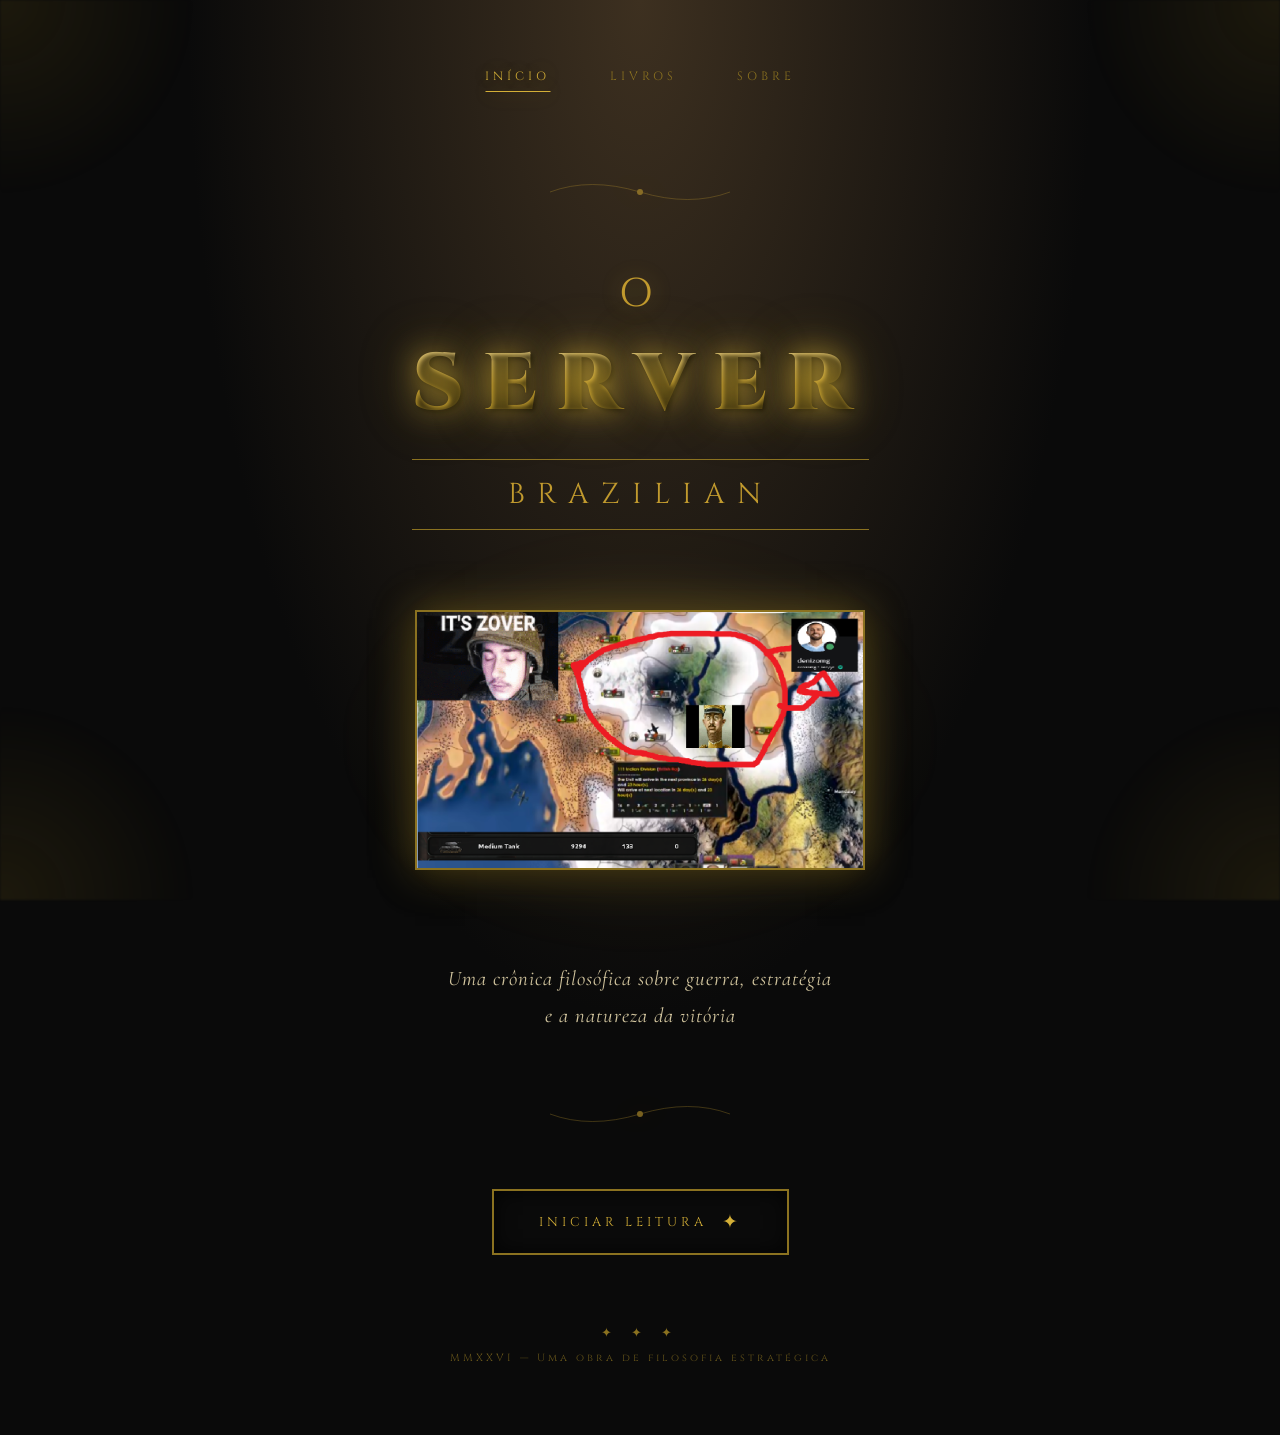
<file: index.html>
<!DOCTYPE html>
<html lang="pt-BR">
<head>
    <meta charset="UTF-8">
    <meta name="viewport" content="width=device-width, initial-scale=1.0">
    <title>O Server Brazilian</title>
    <link href="https://fonts.googleapis.com/css2?family=Cinzel:wght@400;600;700;900&family=Cormorant+Garamond:ital,wght@0,400;0,600;1,400&display=swap" rel="stylesheet">
    <link rel="stylesheet" href="styles.css">
</head>
<body class="index-page">
    
    <!-- Ornate Border Frame -->
    <div class="ornate-frame">
        <div class="corner corner-tl"></div>
        <div class="corner corner-tr"></div>
        <div class="corner corner-bl"></div>
        <div class="corner corner-br"></div>
    </div>

    <!-- Hero Section -->
    <div class="hero-container">
        
        <!-- Navigation -->
        <nav class="main-nav">
            <a href="index.html" class="nav-link active">INÍCIO</a>
            <a href="sumario-livros.html" class="nav-link">LIVROS</a>
            <a href="sobre.html" class="nav-link">SOBRE</a>
        </nav>

        <!-- Main Content -->
        <div class="hero-content">
            
            <!-- Ornate Top Flourish -->
            <div class="flourish-top">
                <svg viewBox="0 0 200 40" class="flourish-svg">
                    <path d="M10,20 Q50,5 100,20 T190,20" stroke="currentColor" fill="none" stroke-width="0.5"/>
                    <circle cx="100" cy="20" r="3" fill="currentColor"/>
                </svg>
            </div>

            <!-- Title -->
            <h1 class="main-title">
                <span class="title-article">O</span>
                <span class="title-main">SERVER</span>
                <span class="title-subtitle">BRAZILIAN</span>
            </h1>

            <!-- Cover Image Container -->
            <div class="cover-container">
                <div class="cover-glow"></div>
                <img src="based_image.png" alt="O Server Brazilian" class="cover-image">
            </div>

            <!-- Tagline -->
            <div class="tagline">
                <p class="tagline-text">
                    Uma crônica filosófica sobre guerra, estratégia<br>
                    e a natureza da vitória
                </p>
            </div>

            <!-- Ornate Bottom Flourish -->
            <div class="flourish-bottom">
                <svg viewBox="0 0 200 40" class="flourish-svg">
                    <path d="M10,20 Q50,35 100,20 T190,20" stroke="currentColor" fill="none" stroke-width="0.5"/>
                    <circle cx="100" cy="20" r="3" fill="currentColor"/>
                </svg>
            </div>

            <!-- CTA Button -->
            <a href="sumario-livros.html" class="cta-button">
                <span class="button-text">INICIAR LEITURA</span>
                <span class="button-ornament">✦</span>
            </a>

        </div>

        <!-- Footer -->
        <footer class="hero-footer">
            <div class="footer-ornament">✦ ✦ ✦</div>
            <p class="footer-text">MMXXVI — Uma obra de filosofia estratégica</p>
        </footer>

    </div>

</body>
</html>
</file>
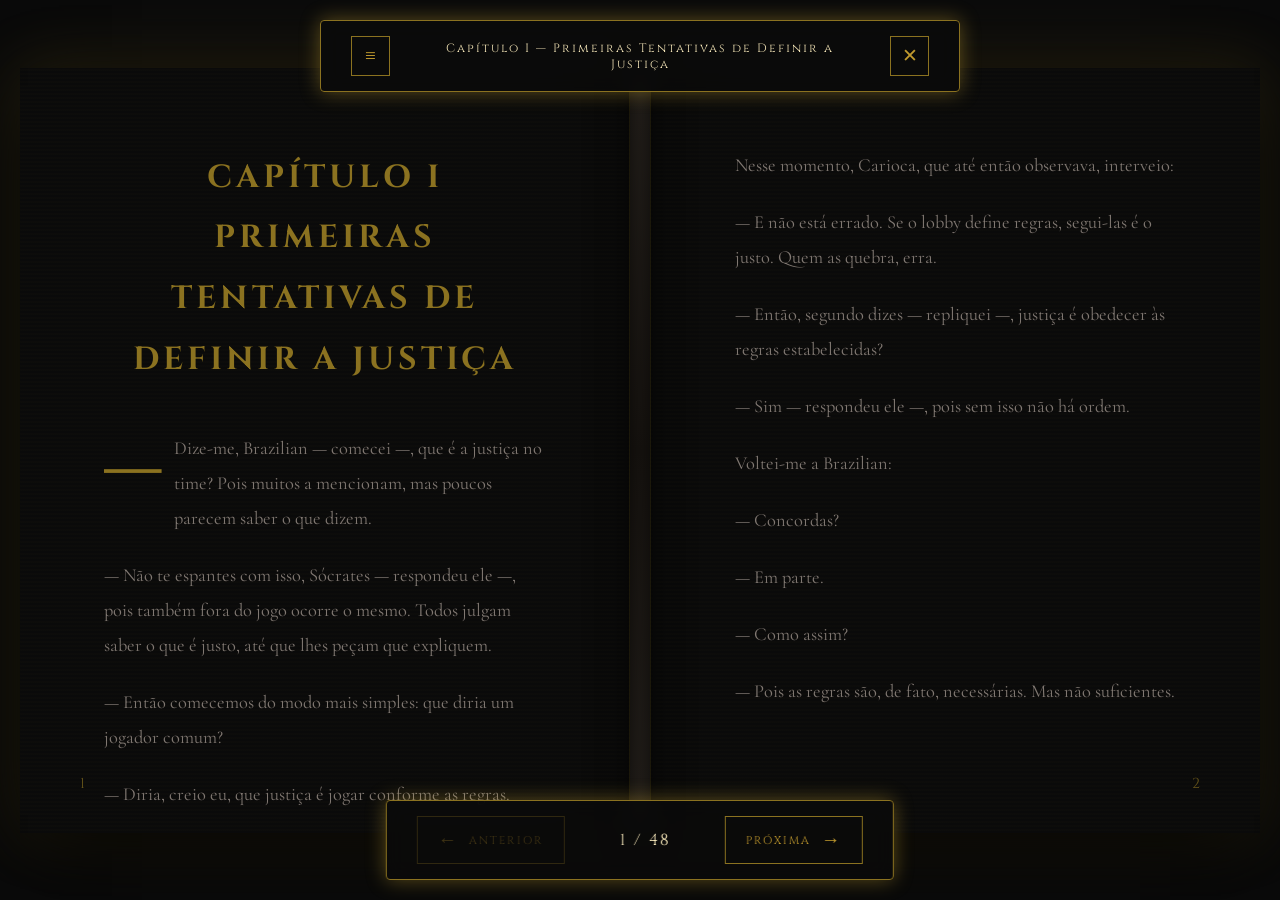
<file: reader.html>
<!DOCTYPE html>
<html lang="pt-BR">
<head>
    <meta charset="UTF-8">
    <meta name="viewport" content="width=device-width, initial-scale=1.0">
    <title>Leitura — O Server Brazilian</title>
    <link href="https://fonts.googleapis.com/css2?family=Cinzel:wght@400;600;700;900&family=Cormorant+Garamond:ital,wght@0,400;0,600;1,400&display=swap" rel="stylesheet">
    <link rel="stylesheet" href="styles.css">
    <link rel="stylesheet" href="reader.css">
</head>
<body class="reader-page">
    
    <!-- Reader Container -->
    <div class="reader-container">
        
        <!-- Left Page Turn Area -->
        <div class="page-turn-zone left-zone" id="prevZone">
            <div class="turn-hint">
                <span class="turn-arrow">←</span>
                <span class="turn-text">ANTERIOR</span>
            </div>
        </div>

        <!-- Right Page Turn Area -->
        <div class="page-turn-zone right-zone" id="nextZone">
            <div class="turn-hint">
                <span class="turn-text">PRÓXIMA</span>
                <span class="turn-arrow">→</span>
            </div>
        </div>

        <!-- Book Pages -->
        <div class="book-wrapper">
            
            <!-- Left Page -->
            <div class="book-page left-page">
                <div class="page-content" id="leftPageContent">
                    <!-- Content loaded by JS -->
                </div>
                <div class="page-number left" id="leftPageNumber"></div>
            </div>

            <!-- Center Spine -->
            <div class="book-spine"></div>

            <!-- Right Page -->
            <div class="book-page right-page">
                <div class="page-content" id="rightPageContent">
                    <!-- Content loaded by JS -->
                </div>
                <div class="page-number right" id="rightPageNumber"></div>
            </div>

        </div>

        <!-- Top Controls -->
        <div class="reader-controls">
            <button class="control-btn" id="menuBtn" title="Menu">
                <span class="btn-icon">≡</span>
            </button>
            <div class="progress-info">
                <span id="chapterTitle">Carregando...</span>
            </div>
            <button class="control-btn" id="closeBtn" title="Fechar">
                <span class="btn-icon">✕</span>
            </button>
        </div>

        <!-- Bottom Navigation -->
        <div class="reader-nav">
            <button class="nav-btn" id="prevBtn">
                <span class="nav-arrow">←</span>
                <span class="nav-label">ANTERIOR</span>
            </button>
            
            <div class="page-indicator">
                <span id="currentPage">1</span> / <span id="totalPages">1</span>
            </div>
            
            <button class="nav-btn" id="nextBtn">
                <span class="nav-label">PRÓXIMA</span>
                <span class="nav-arrow">→</span>
            </button>
        </div>

    </div>

    <!-- Menu Overlay -->
    <div class="menu-overlay" id="menuOverlay">
        <div class="menu-panel">
            <div class="menu-header">
                <h2 class="menu-title">NAVEGAÇÃO</h2>
                <button class="menu-close" id="menuClose">✕</button>
            </div>
            <div class="menu-content" id="menuContent">
                <!-- Chapter list loaded by JS -->
            </div>
        </div>
    </div>

    <!-- Content Database -->
    <script src="content-data.js"></script>
    
    <!-- Reader Logic -->
    <script src="reader.js"></script>

</body>
</html>
</file>
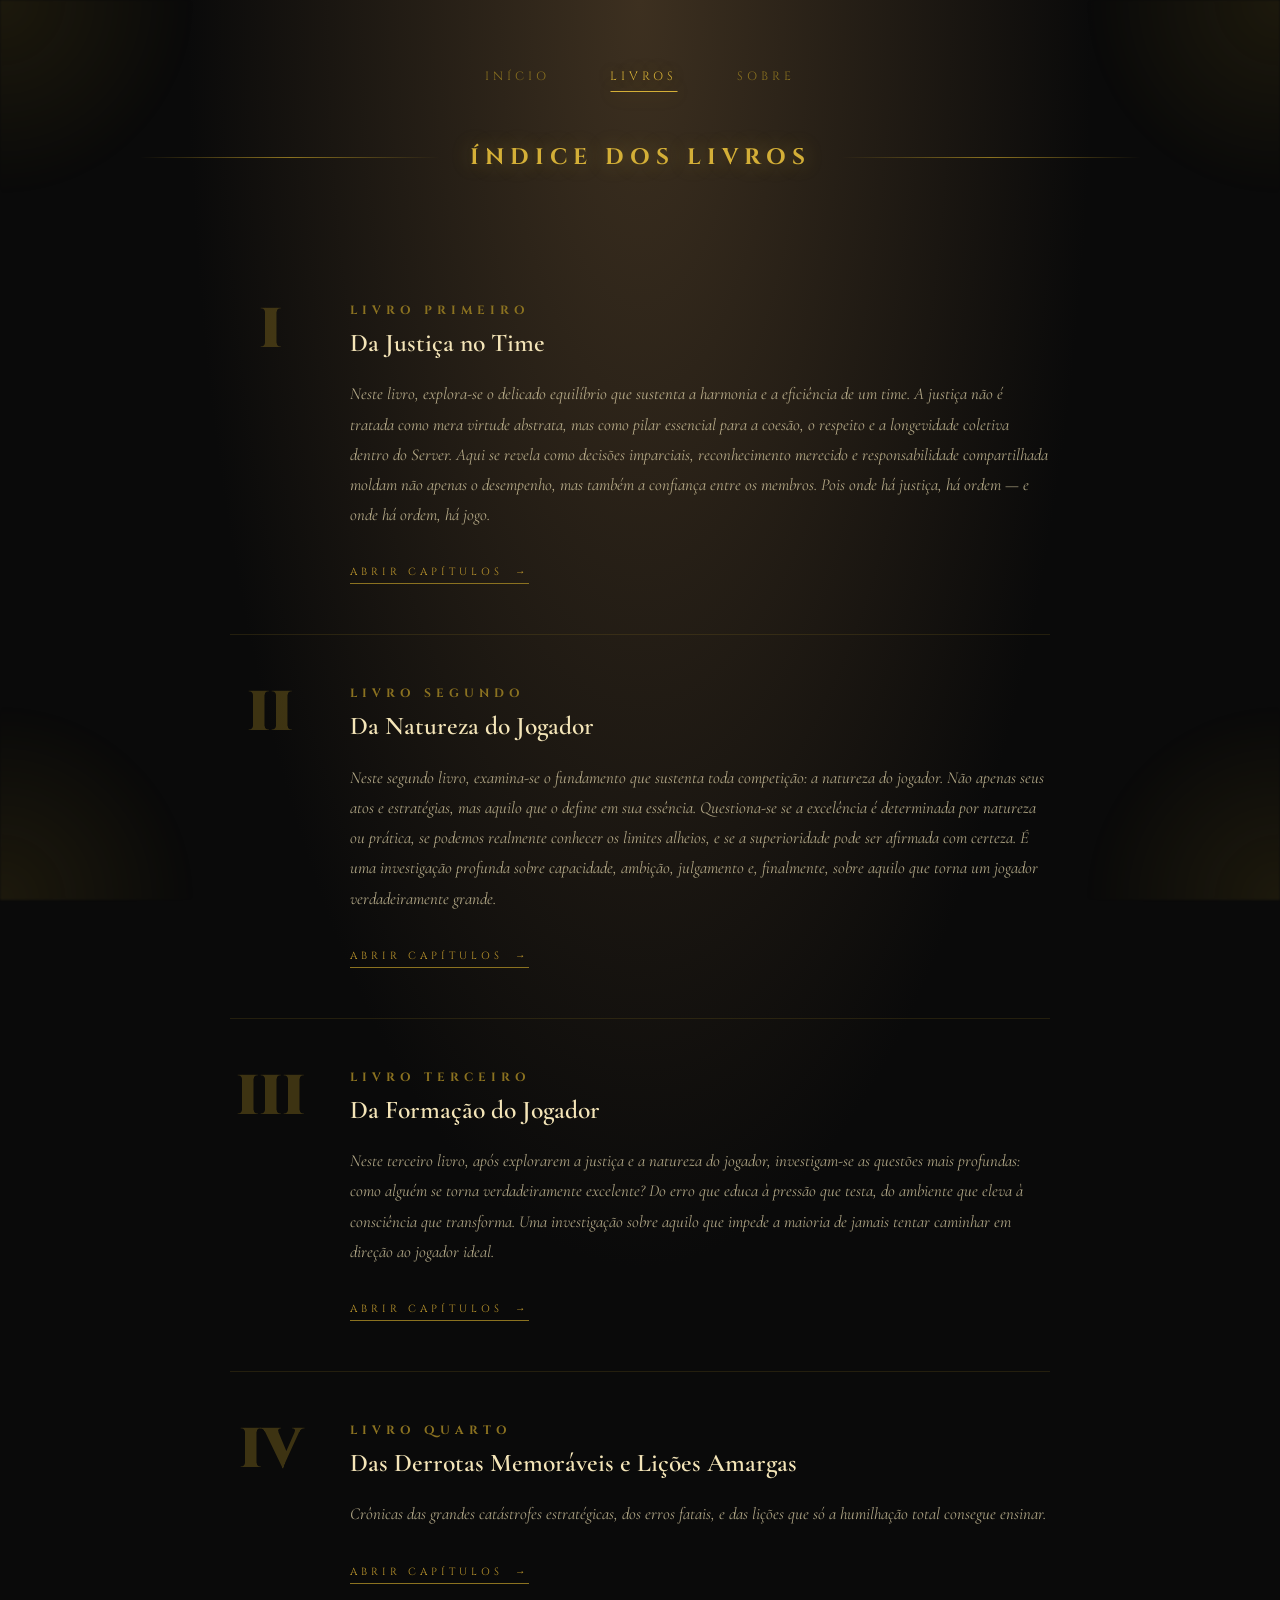
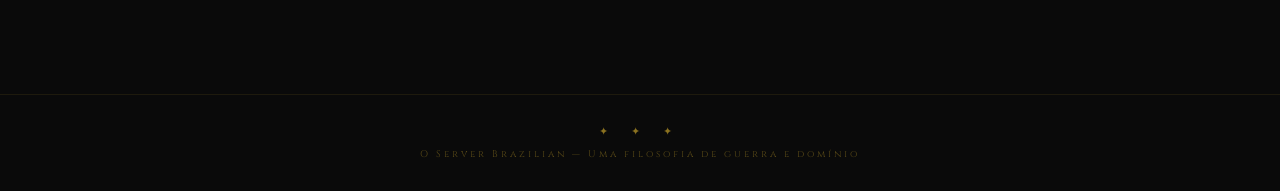
<file: sumario-livros.html>
<!DOCTYPE html>
<html lang="pt-BR">
<head>
    <meta charset="UTF-8">
    <meta name="viewport" content="width=device-width, initial-scale=1.0">
    <title>Livros — O Server Brazilian</title>
    <link href="https://fonts.googleapis.com/css2?family=Cinzel:wght@400;600;700;900&family=Cormorant+Garamond:ital,wght@0,400;0,600;1,400&display=swap" rel="stylesheet">
    <link rel="stylesheet" href="styles.css">
    <link rel="stylesheet" href="sumario.css">
</head>
<body class="sumario-page">
    
    <!-- Ornate Border Frame -->
    <div class="ornate-frame">
        <div class="corner corner-tl"></div>
        <div class="corner corner-tr"></div>
        <div class="corner corner-bl"></div>
        <div class="corner corner-br"></div>
    </div>

    <!-- Header -->
    <header class="page-header">
        <nav class="main-nav">
            <a href="index.html" class="nav-link">INÍCIO</a>
            <a href="sumario-livros.html" class="nav-link active">LIVROS</a>
            <a href="sobre.html" class="nav-link">SOBRE</a>
        </nav>
        
        <div class="header-title">
            <div class="ornament-line"></div>
            <h1 class="page-title">ÍNDICE DOS LIVROS</h1>
            <div class="ornament-line"></div>
        </div>
    </header>

    <!-- Main Content -->
    <main class="sumario-container">
        
        <!-- Book Entry -->
        <article class="book-entry">
            <div class="book-number">
                <span class="number-roman">I</span>
            </div>
            <div class="book-content">
                <h2 class="book-title">Livro Primeiro</h2>
                <h3 class="book-subtitle">Da Justiça no Time</h3>
                <p class="book-description">
                    Neste livro, explora-se o delicado equilíbrio que sustenta a harmonia e a eficiência de um time.
                    A justiça não é tratada como mera virtude abstrata, mas como pilar essencial para a coesão,
                    o respeito e a longevidade coletiva dentro do Server. Aqui se revela como decisões imparciais,
                    reconhecimento merecido e responsabilidade compartilhada moldam não apenas o desempenho,
                    mas também a confiança entre os membros. Pois onde há justiça, há ordem — e onde há ordem,
                    há jogo.
                </p>
                <a href="Livros/livro1.html" class="book-link">
                    <span>ABRIR CAPÍTULOS</span>
                    <span class="link-arrow">→</span>
                </a>
            </div>
        </article>

        <!-- Book Entry -->
        <article class="book-entry">
            <div class="book-number">
                <span class="number-roman">II</span>
            </div>
            <div class="book-content">
                <h2 class="book-title">Livro Segundo</h2>
                <h3 class="book-subtitle">Da Natureza do Jogador</h3>
                <p class="book-description">
                    Neste segundo livro, examina-se o fundamento que sustenta toda competição: a natureza do jogador.
                    Não apenas seus atos e estratégias, mas aquilo que o define em sua essência. Questiona-se se a 
                    excelência é determinada por natureza ou prática, se podemos realmente conhecer os limites alheios,
                    e se a superioridade pode ser afirmada com certeza. É uma investigação profunda sobre capacidade,
                    ambição, julgamento e, finalmente, sobre aquilo que torna um jogador verdadeiramente grande.
                </p>
                <a href="Livros/livro2.html" class="book-link">
                    <span>ABRIR CAPÍTULOS</span>
                    <span class="link-arrow">→</span>
                </a>
            </div>
        </article>

        <!-- Book Entry -->
        <article class="book-entry">
            <div class="book-number">
                <span class="number-roman">III</span>
            </div>
            <div class="book-content">
                <h2 class="book-title">Livro Terceiro</h2>
                <h3 class="book-subtitle">Da Formação do Jogador</h3>
                <p class="book-description">
                    Neste terceiro livro, após explorarem a justiça e a natureza do jogador, investigam-se as questões 
                    mais profundas: como alguém se torna verdadeiramente excelente? Do erro que educa à pressão que testa, 
                    do ambiente que eleva à consciência que transforma. Uma investigação sobre aquilo que impede a maioria 
                    de jamais tentar caminhar em direção ao jogador ideal.
                </p>
                <a href="Livros/livro3.html" class="book-link">
                    <span>ABRIR CAPÍTULOS</span>
                    <span class="link-arrow">→</span>
                </a>
            </div>
        </article>

        <!-- Book Entry -->
        <article class="book-entry">
            <div class="book-number">
                <span class="number-roman">IV</span>
            </div>
            <div class="book-content">
                <h2 class="book-title">Livro Quarto</h2>
                <h3 class="book-subtitle">Das Derrotas Memoráveis e Lições Amargas</h3>
                <p class="book-description">
                    Crônicas das grandes catástrofes estratégicas, dos erros fatais,
                    e das lições que só a humilhação total consegue ensinar.
                </p>
                <a href="Livros/livro4.html" class="book-link">
                    <span>ABRIR CAPÍTULOS</span>
                    <span class="link-arrow">→</span>
                </a>
            </div>
        </article>

    </main>

    <!-- Footer -->
    <footer class="page-footer">
        <div class="footer-ornament">✦ ✦ ✦</div>
        <p class="footer-text">O Server Brazilian — Uma filosofia de guerra e domínio</p>
    </footer>

</body>
</html>
</file>
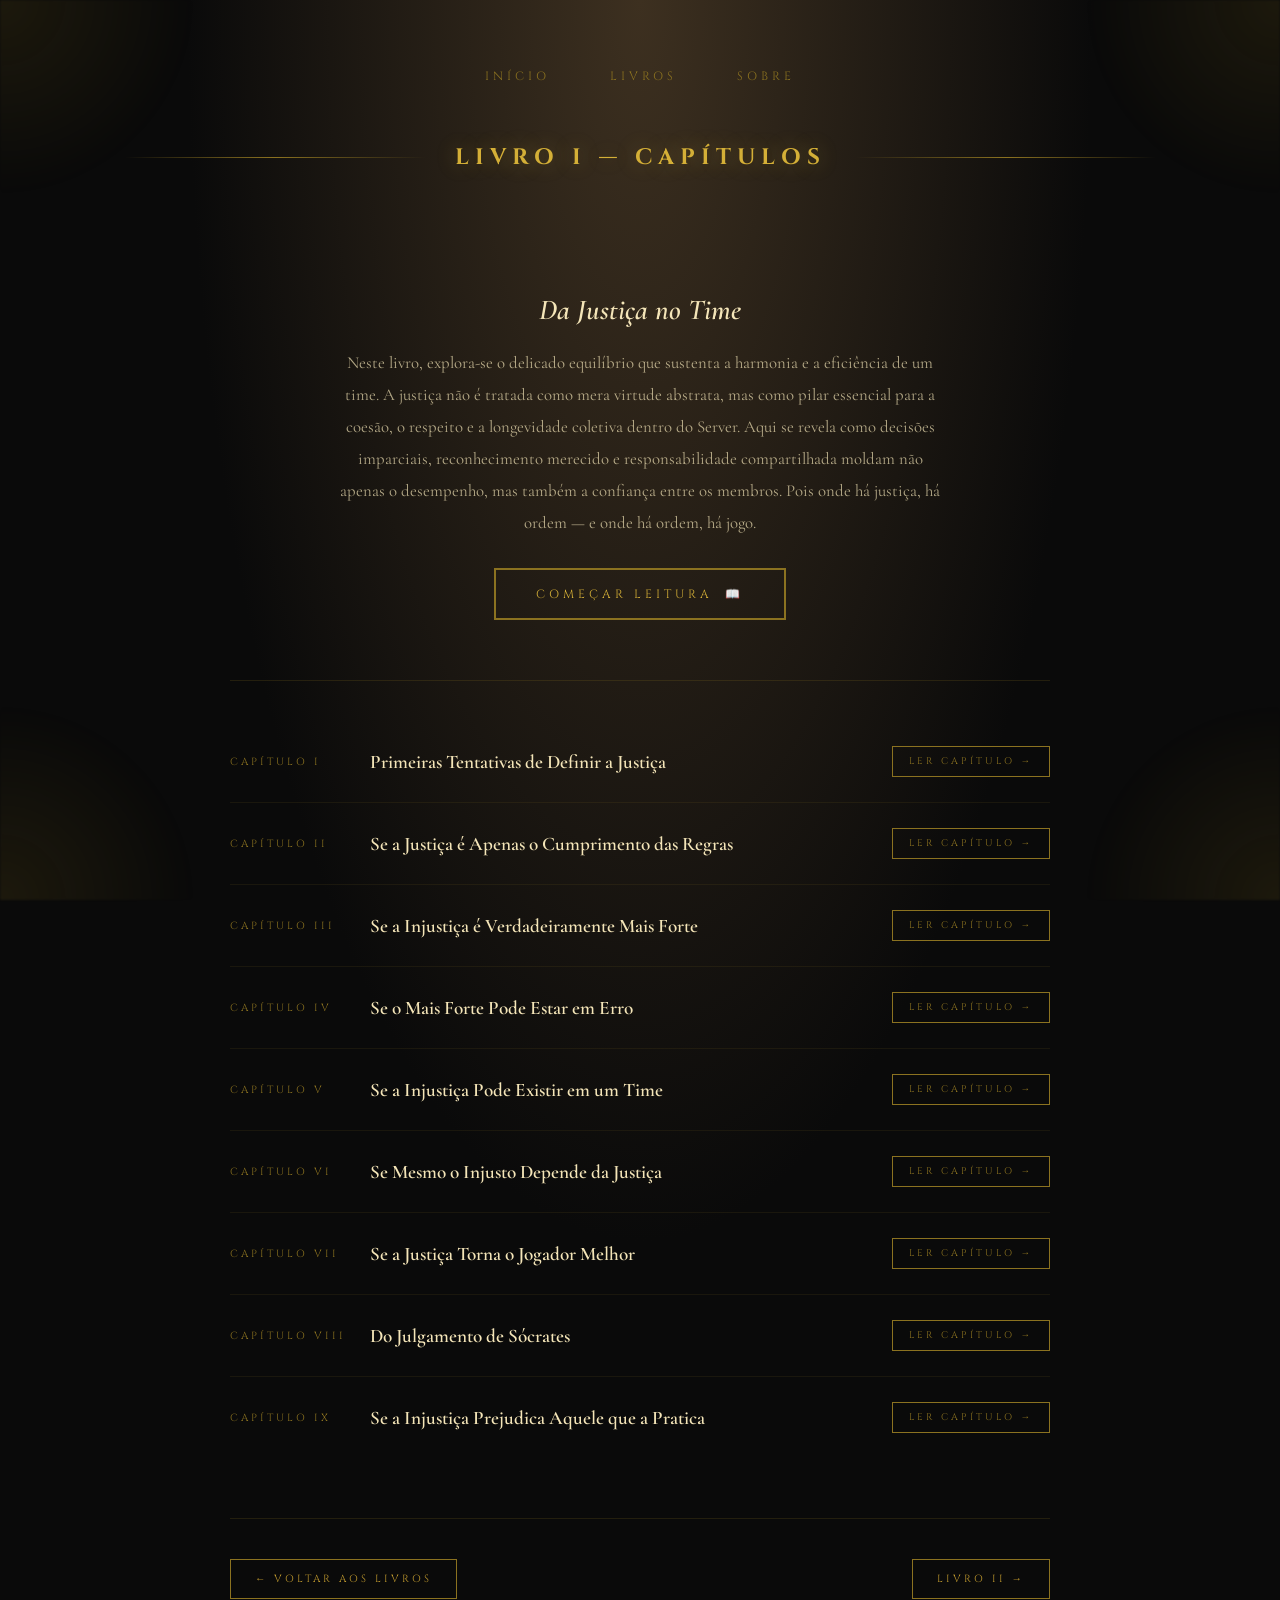
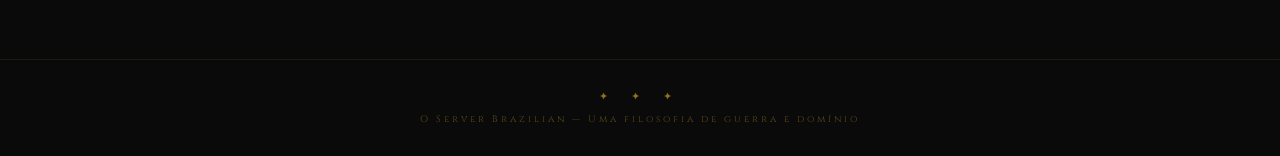
<file: Livros/livro1.html>
<!DOCTYPE html>
<html lang="pt-BR">
<head>
    <meta charset="UTF-8">
    <meta name="viewport" content="width=device-width, initial-scale=1.0">
    <title>Livro I — O Server Brazilian</title>
    <link href="https://fonts.googleapis.com/css2?family=Cinzel:wght@400;600;700;900&family=Cormorant+Garamond:ital,wght@0,400;0,600;1,400&display=swap" rel="stylesheet">
    <link rel="stylesheet" href="../styles.css">
    <link rel="stylesheet" href="../sumario.css">
</head>
<body class="sumario-page">
    
    <!-- Ornate Border Frame -->
    <div class="ornate-frame">
        <div class="corner corner-tl"></div>
        <div class="corner corner-tr"></div>
        <div class="corner corner-bl"></div>
        <div class="corner corner-br"></div>
    </div>

    <!-- Header -->
    <header class="page-header">
        <nav class="main-nav">
            <a href="../index.html" class="nav-link">INÍCIO</a>
            <a href="../sumario-livros.html" class="nav-link">LIVROS</a>
            <a href="../sobre.html" class="nav-link">SOBRE</a>
        </nav>
        
        <div class="header-title">
            <div class="ornament-line"></div>
            <h1 class="page-title">LIVRO I — CAPÍTULOS</h1>
            <div class="ornament-line"></div>
        </div>
    </header>

    <!-- Main Content -->
    <main class="sumario-container">
        
        <div class="book-intro">
            <h2 class="intro-title">Da Justiça no Time</h2>
            <p class="intro-text">
                Neste livro, explora-se o delicado equilíbrio que sustenta a harmonia e a eficiência de um time.
                A justiça não é tratada como mera virtude abstrata, mas como pilar essencial para a coesão,
                o respeito e a longevidade coletiva dentro do Server. Aqui se revela como decisões imparciais,
                reconhecimento merecido e responsabilidade compartilhada moldam não apenas o desempenho,
                mas também a confiança entre os membros. Pois onde há justiça, há ordem — e onde há ordem,
                há jogo.
            </p>
            <a href="../reader.html?livro=1&capitulo=1" class="read-book-btn">
                <span>COMEÇAR LEITURA</span>
                <span class="btn-icon">📖</span>
            </a>
        </div>

        <div class="chapter-list">
            
            <div class="chapter-item">
                <p class="chapter-number">CAPÍTULO I</p>
                <h3 class="chapter-title">Primeiras Tentativas de Definir a Justiça</h3>
                <a href="../reader.html?livro=1&capitulo=1" class="chapter-link-btn">LER CAPÍTULO →</a>
            </div>

            <div class="chapter-item">
                <p class="chapter-number">CAPÍTULO II</p>
                <h3 class="chapter-title">Se a Justiça é Apenas o Cumprimento das Regras</h3>
                <a href="../reader.html?livro=1&capitulo=2" class="chapter-link-btn">LER CAPÍTULO →</a>
            </div>

            <div class="chapter-item">
                <p class="chapter-number">CAPÍTULO III</p>
                <h3 class="chapter-title">Se a Injustiça é Verdadeiramente Mais Forte</h3>
                <a href="../reader.html?livro=1&capitulo=3" class="chapter-link-btn">LER CAPÍTULO →</a>
            </div>

            <div class="chapter-item">
                <p class="chapter-number">CAPÍTULO IV</p>
                <h3 class="chapter-title">Se o Mais Forte Pode Estar em Erro</h3>
                <a href="../reader.html?livro=1&capitulo=4" class="chapter-link-btn">LER CAPÍTULO →</a>
            </div>

            <div class="chapter-item">
                <p class="chapter-number">CAPÍTULO V</p>
                <h3 class="chapter-title">Se a Injustiça Pode Existir em um Time</h3>
                <a href="../reader.html?livro=1&capitulo=5" class="chapter-link-btn">LER CAPÍTULO →</a>
            </div>

            <div class="chapter-item">
                <p class="chapter-number">CAPÍTULO VI</p>
                <h3 class="chapter-title">Se Mesmo o Injusto Depende da Justiça</h3>
                <a href="../reader.html?livro=1&capitulo=6" class="chapter-link-btn">LER CAPÍTULO →</a>
            </div>

            <div class="chapter-item">
                <p class="chapter-number">CAPÍTULO VII</p>
                <h3 class="chapter-title">Se a Justiça Torna o Jogador Melhor</h3>
                <a href="../reader.html?livro=1&capitulo=7" class="chapter-link-btn">LER CAPÍTULO →</a>
            </div>

            <div class="chapter-item">
                <p class="chapter-number">CAPÍTULO VIII</p>
                <h3 class="chapter-title">Do Julgamento de Sócrates</h3>
                <a href="../reader.html?livro=1&capitulo=8" class="chapter-link-btn">LER CAPÍTULO →</a>
            </div>

            <div class="chapter-item">
                <p class="chapter-number">CAPÍTULO IX</p>
                <h3 class="chapter-title">Se a Injustiça Prejudica Aquele que a Pratica</h3>
                <a href="../reader.html?livro=1&capitulo=9" class="chapter-link-btn">LER CAPÍTULO →</a>
            </div>

        </div>

        <div class="book-navigation">
            <a href="../sumario-livros.html" class="nav-book-btn">
                <span>← VOLTAR AOS LIVROS</span>
            </a>
            <a href="livro2.html" class="nav-book-btn">
                <span>LIVRO II →</span>
            </a>
        </div>

    </main>

    <!-- Footer -->
    <footer class="page-footer">
        <div class="footer-ornament">✦ ✦ ✦</div>
        <p class="footer-text">O Server Brazilian — Uma filosofia de guerra e domínio</p>
    </footer>

</body>
</html>
</file>
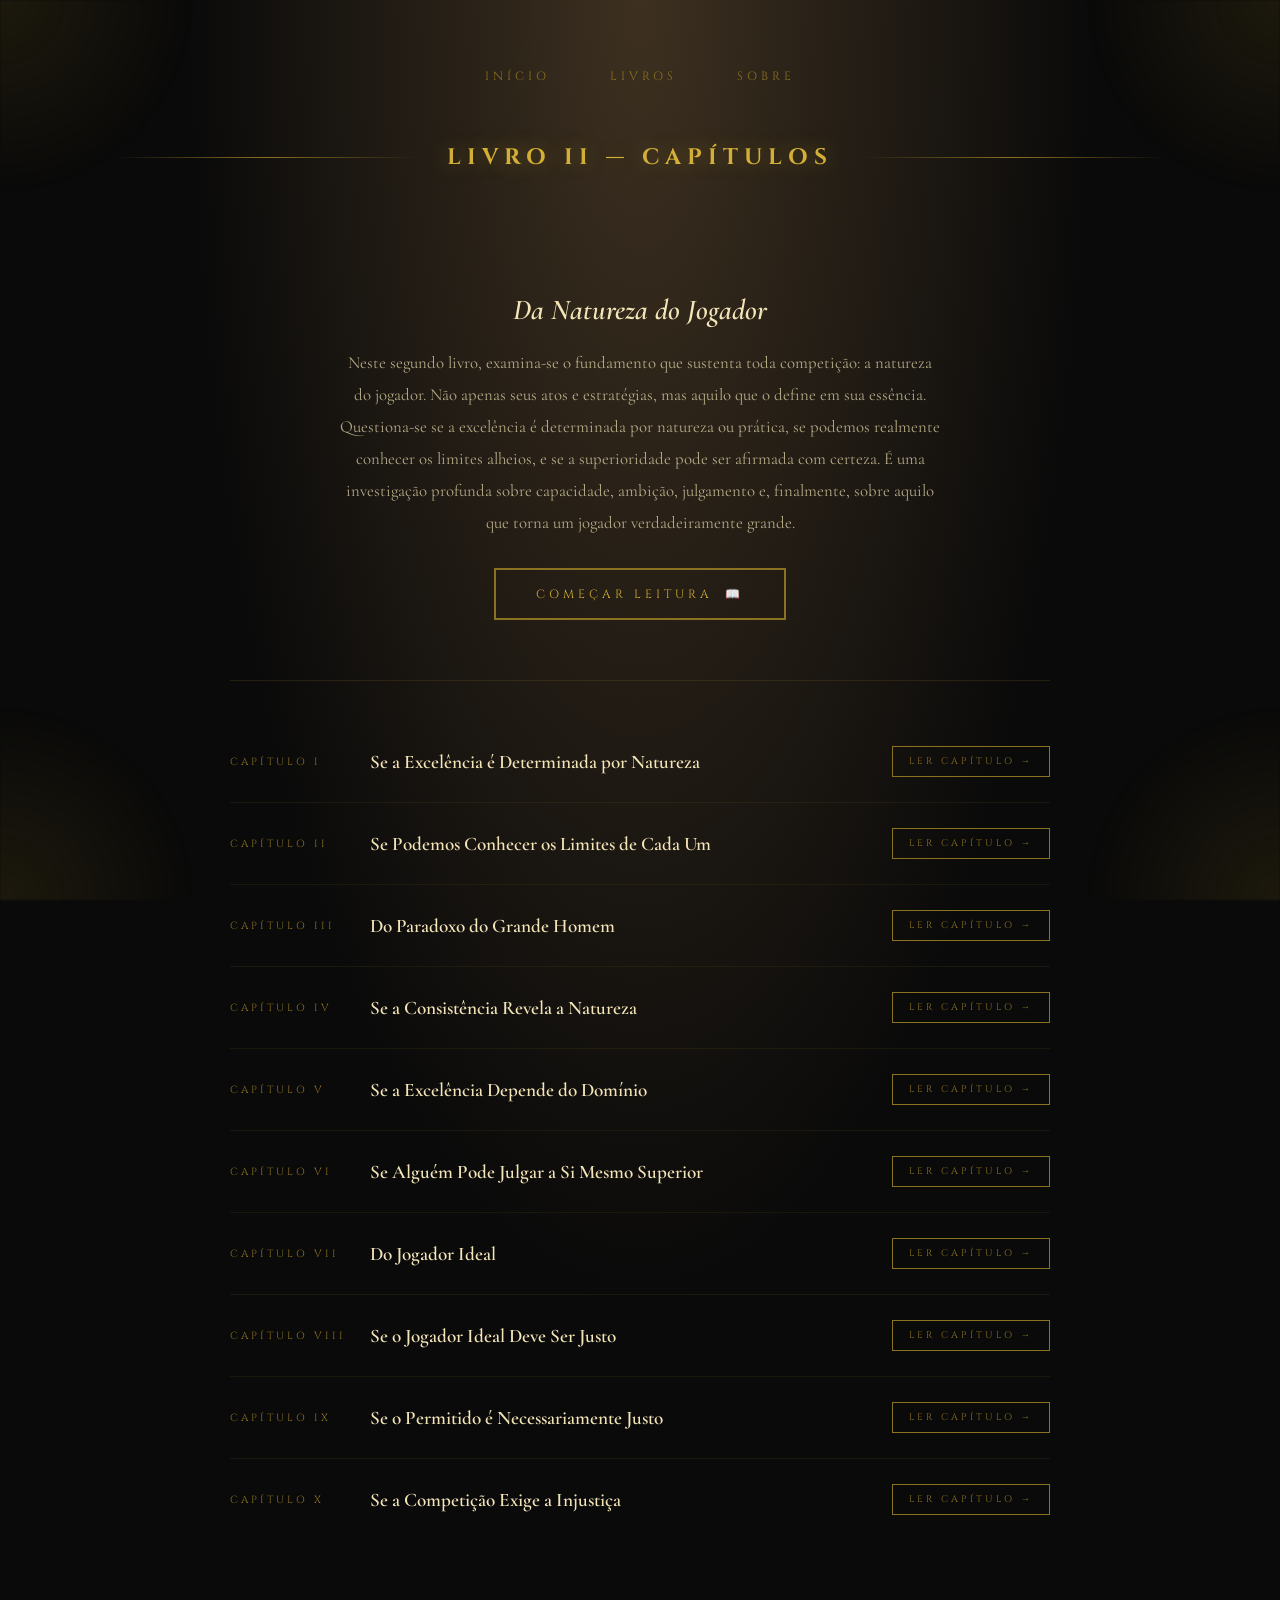
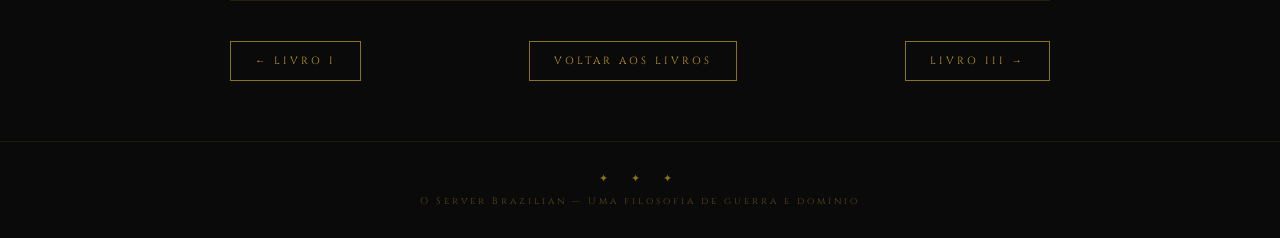
<file: Livros/livro2.html>
<!DOCTYPE html>
<html lang="pt-BR">
<head>
    <meta charset="UTF-8">
    <meta name="viewport" content="width=device-width, initial-scale=1.0">
    <title>Livro II — O Server Brazilian</title>
    <link href="https://fonts.googleapis.com/css2?family=Cinzel:wght@400;600;700;900&family=Cormorant+Garamond:ital,wght@0,400;0,600;1,400&display=swap" rel="stylesheet">
    <link rel="stylesheet" href="../styles.css">
    <link rel="stylesheet" href="../sumario.css">
</head>
<body class="sumario-page">
    
    <!-- Ornate Border Frame -->
    <div class="ornate-frame">
        <div class="corner corner-tl"></div>
        <div class="corner corner-tr"></div>
        <div class="corner corner-bl"></div>
        <div class="corner corner-br"></div>
    </div>

    <!-- Header -->
    <header class="page-header">
        <nav class="main-nav">
            <a href="../index.html" class="nav-link">INÍCIO</a>
            <a href="../sumario-livros.html" class="nav-link">LIVROS</a>
            <a href="../sobre.html" class="nav-link">SOBRE</a>
        </nav>
        
        <div class="header-title">
            <div class="ornament-line"></div>
            <h1 class="page-title">LIVRO II — CAPÍTULOS</h1>
            <div class="ornament-line"></div>
        </div>
    </header>

    <!-- Main Content -->
    <main class="sumario-container">
        
        <div class="book-intro">
            <h2 class="intro-title">Da Natureza do Jogador</h2>
            <p class="intro-text">
                Neste segundo livro, examina-se o fundamento que sustenta toda competição: a natureza do jogador.
                Não apenas seus atos e estratégias, mas aquilo que o define em sua essência. Questiona-se se a 
                excelência é determinada por natureza ou prática, se podemos realmente conhecer os limites alheios,
                e se a superioridade pode ser afirmada com certeza. É uma investigação profunda sobre capacidade,
                ambição, julgamento e, finalmente, sobre aquilo que torna um jogador verdadeiramente grande.
            </p>
            <a href="../reader.html?livro=2&capitulo=1" class="read-book-btn">
                <span>COMEÇAR LEITURA</span>
                <span class="btn-icon">📖</span>
            </a>
        </div>

        <div class="chapter-list">
            
            <div class="chapter-item">
                <p class="chapter-number">CAPÍTULO I</p>
                <h3 class="chapter-title">Se a Excelência é Determinada por Natureza</h3>
                <a href="../reader.html?livro=2&capitulo=1" class="chapter-link-btn">LER CAPÍTULO →</a>
            </div>

            <div class="chapter-item">
                <p class="chapter-number">CAPÍTULO II</p>
                <h3 class="chapter-title">Se Podemos Conhecer os Limites de Cada Um</h3>
                <a href="../reader.html?livro=2&capitulo=2" class="chapter-link-btn">LER CAPÍTULO →</a>
            </div>

            <div class="chapter-item">
                <p class="chapter-number">CAPÍTULO III</p>
                <h3 class="chapter-title">Do Paradoxo do Grande Homem</h3>
                <a href="../reader.html?livro=2&capitulo=3" class="chapter-link-btn">LER CAPÍTULO →</a>
            </div>

            <div class="chapter-item">
                <p class="chapter-number">CAPÍTULO IV</p>
                <h3 class="chapter-title">Se a Consistência Revela a Natureza</h3>
                <a href="../reader.html?livro=2&capitulo=4" class="chapter-link-btn">LER CAPÍTULO →</a>
            </div>

            <div class="chapter-item">
                <p class="chapter-number">CAPÍTULO V</p>
                <h3 class="chapter-title">Se a Excelência Depende do Domínio</h3>
                <a href="../reader.html?livro=2&capitulo=5" class="chapter-link-btn">LER CAPÍTULO →</a>
            </div>

            <div class="chapter-item">
                <p class="chapter-number">CAPÍTULO VI</p>
                <h3 class="chapter-title">Se Alguém Pode Julgar a Si Mesmo Superior</h3>
                <a href="../reader.html?livro=2&capitulo=6" class="chapter-link-btn">LER CAPÍTULO →</a>
            </div>

            <div class="chapter-item">
                <p class="chapter-number">CAPÍTULO VII</p>
                <h3 class="chapter-title">Do Jogador Ideal</h3>
                <a href="../reader.html?livro=2&capitulo=7" class="chapter-link-btn">LER CAPÍTULO →</a>
            </div>

            <div class="chapter-item">
                <p class="chapter-number">CAPÍTULO VIII</p>
                <h3 class="chapter-title">Se o Jogador Ideal Deve Ser Justo</h3>
                <a href="../reader.html?livro=2&capitulo=8" class="chapter-link-btn">LER CAPÍTULO →</a>
            </div>

            <div class="chapter-item">
                <p class="chapter-number">CAPÍTULO IX</p>
                <h3 class="chapter-title">Se o Permitido é Necessariamente Justo</h3>
                <a href="../reader.html?livro=2&capitulo=9" class="chapter-link-btn">LER CAPÍTULO →</a>
            </div>

            <div class="chapter-item">
                <p class="chapter-number">CAPÍTULO X</p>
                <h3 class="chapter-title">Se a Competição Exige a Injustiça</h3>
                <a href="../reader.html?livro=2&capitulo=10" class="chapter-link-btn">LER CAPÍTULO →</a>
            </div>

        </div>

        <div class="book-navigation">
            <a href="livro1.html" class="nav-book-btn">
                <span>← LIVRO I</span>
            </a>
            <a href="../sumario-livros.html" class="nav-book-btn">
                <span>VOLTAR AOS LIVROS</span>
            </a>
            <a href="livro3.html" class="nav-book-btn">
                <span>LIVRO III →</span>
            </a>
        </div>

    </main>

    <!-- Footer -->
    <footer class="page-footer">
        <div class="footer-ornament">✦ ✦ ✦</div>
        <p class="footer-text">O Server Brazilian — Uma filosofia de guerra e domínio</p>
    </footer>

</body>
</html>
</file>
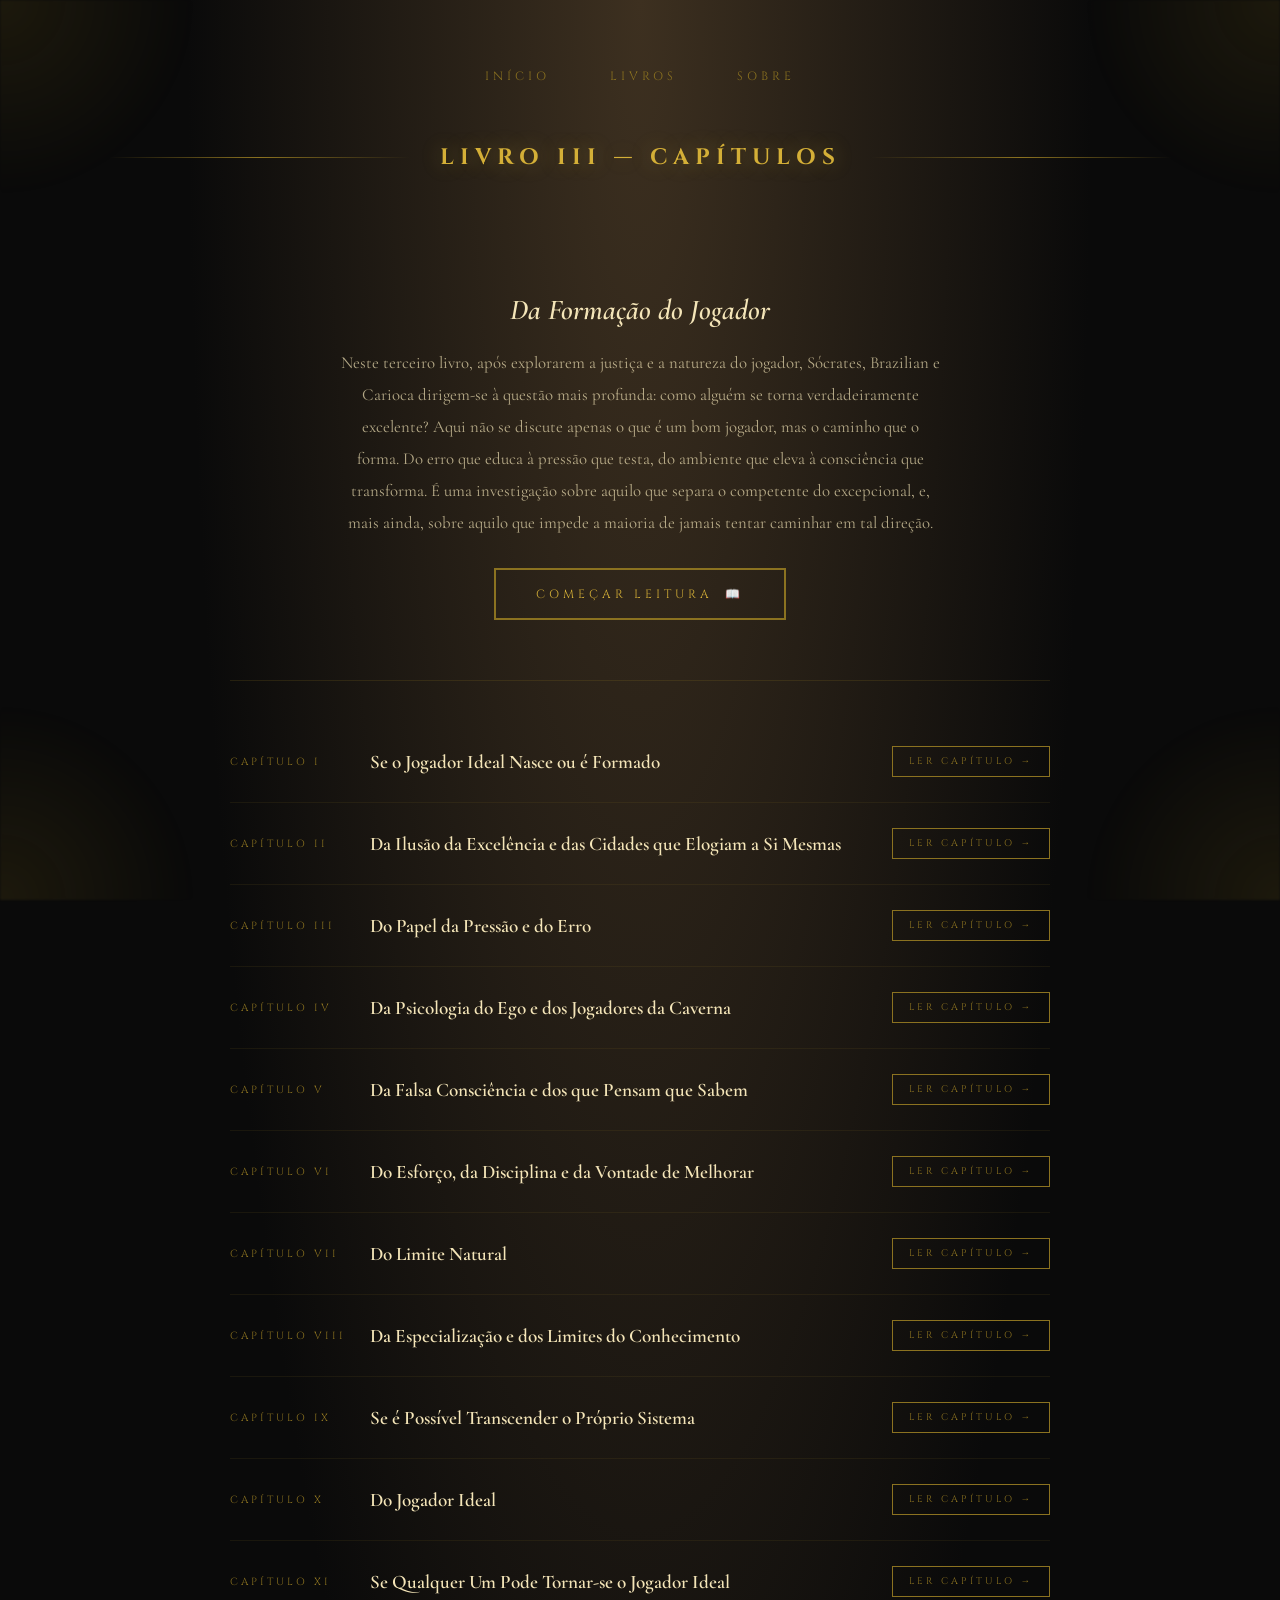
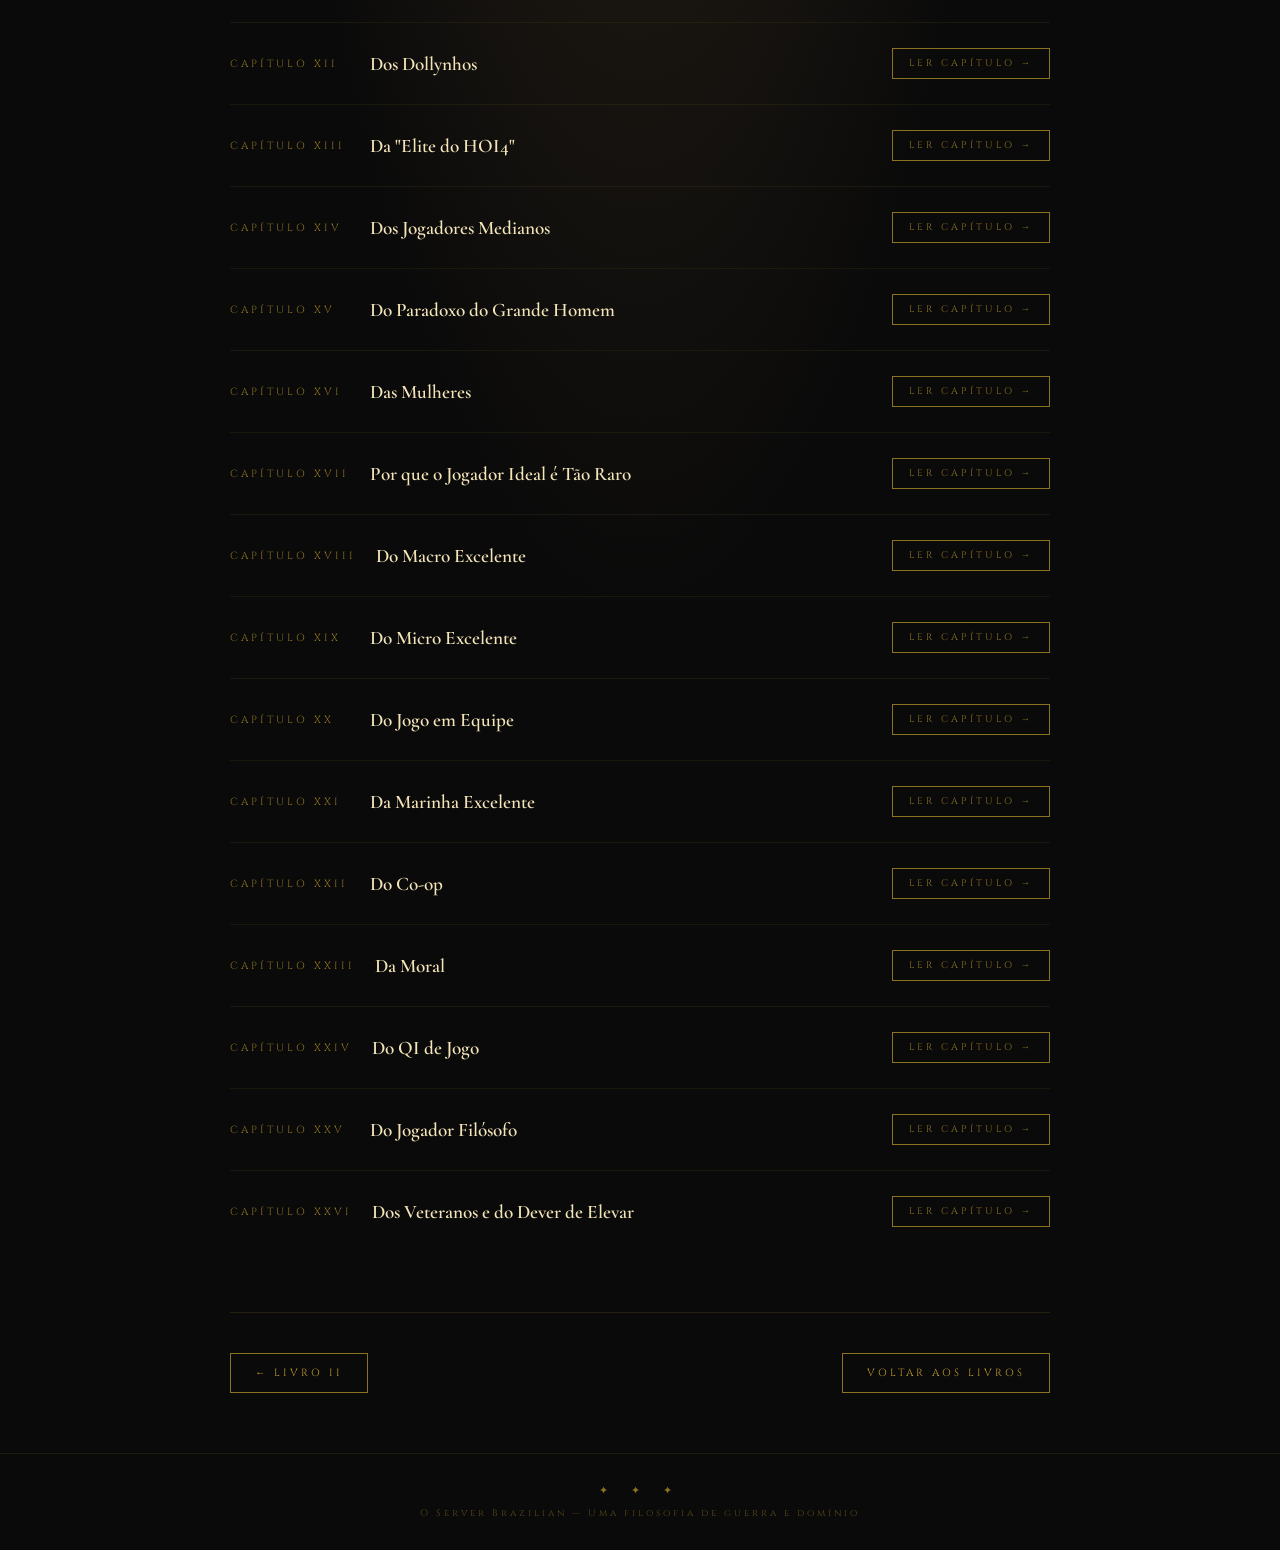
<file: Livros/livro3.html>
<!DOCTYPE html>
<html lang="pt-BR">
<head>
    <meta charset="UTF-8">
    <meta name="viewport" content="width=device-width, initial-scale=1.0">
    <title>Livro III — O Server Brazilian</title>
    <link href="https://fonts.googleapis.com/css2?family=Cinzel:wght@400;600;700;900&family=Cormorant+Garamond:ital,wght@0,400;0,600;1,400&display=swap" rel="stylesheet">
    <link rel="stylesheet" href="../styles.css">
    <link rel="stylesheet" href="../sumario.css">
</head>
<body class="sumario-page">
    
    <!-- Ornate Border Frame -->
    <div class="ornate-frame">
        <div class="corner corner-tl"></div>
        <div class="corner corner-tr"></div>
        <div class="corner corner-bl"></div>
        <div class="corner corner-br"></div>
    </div>

    <!-- Header -->
    <header class="page-header">
        <nav class="main-nav">
            <a href="../index.html" class="nav-link">INÍCIO</a>
            <a href="../sumario-livros.html" class="nav-link">LIVROS</a>
            <a href="../sobre.html" class="nav-link">SOBRE</a>
        </nav>
        
        <div class="header-title">
            <div class="ornament-line"></div>
            <h1 class="page-title">LIVRO III — CAPÍTULOS</h1>
            <div class="ornament-line"></div>
        </div>
    </header>

    <!-- Main Content -->
    <main class="sumario-container">
        
        <div class="book-intro">
            <h2 class="intro-title">Da Formação do Jogador</h2>
            <p class="intro-text">
                Neste terceiro livro, após explorarem a justiça e a natureza do jogador, Sócrates, Brazilian e Carioca 
                dirigem-se à questão mais profunda: como alguém se torna verdadeiramente excelente? Aqui não se discute apenas 
                o que é um bom jogador, mas o caminho que o forma. Do erro que educa à pressão que testa, do ambiente que eleva 
                à consciência que transforma. É uma investigação sobre aquilo que separa o competente do excepcional, e, mais ainda, 
                sobre aquilo que impede a maioria de jamais tentar caminhar em tal direção.
            </p>
            <a href="../reader.html?livro=3&capitulo=1" class="read-book-btn">
                <span>COMEÇAR LEITURA</span>
                <span class="btn-icon">📖</span>
            </a>
        </div>

        <div class="chapter-list">
            
            <div class="chapter-item">
                <p class="chapter-number">CAPÍTULO I</p>
                <h3 class="chapter-title">Se o Jogador Ideal Nasce ou é Formado</h3>
                <a href="../reader.html?livro=3&capitulo=1" class="chapter-link-btn">LER CAPÍTULO →</a>
            </div>

            <div class="chapter-item">
                <p class="chapter-number">CAPÍTULO II</p>
                <h3 class="chapter-title">Da Ilusão da Excelência e das Cidades que Elogiam a Si Mesmas</h3>
                <a href="../reader.html?livro=3&capitulo=2" class="chapter-link-btn">LER CAPÍTULO →</a>
            </div>

            <div class="chapter-item">
                <p class="chapter-number">CAPÍTULO III</p>
                <h3 class="chapter-title">Do Papel da Pressão e do Erro</h3>
                <a href="../reader.html?livro=3&capitulo=3" class="chapter-link-btn">LER CAPÍTULO →</a>
            </div>

            <div class="chapter-item">
                <p class="chapter-number">CAPÍTULO IV</p>
                <h3 class="chapter-title">Da Psicologia do Ego e dos Jogadores da Caverna</h3>
                <a href="../reader.html?livro=3&capitulo=4" class="chapter-link-btn">LER CAPÍTULO →</a>
            </div>

            <div class="chapter-item">
                <p class="chapter-number">CAPÍTULO V</p>
                <h3 class="chapter-title">Da Falsa Consciência e dos que Pensam que Sabem</h3>
                <a href="../reader.html?livro=3&capitulo=5" class="chapter-link-btn">LER CAPÍTULO →</a>
            </div>

            <div class="chapter-item">
                <p class="chapter-number">CAPÍTULO VI</p>
                <h3 class="chapter-title">Do Esforço, da Disciplina e da Vontade de Melhorar</h3>
                <a href="../reader.html?livro=3&capitulo=6" class="chapter-link-btn">LER CAPÍTULO →</a>
            </div>

            <div class="chapter-item">
                <p class="chapter-number">CAPÍTULO VII</p>
                <h3 class="chapter-title">Do Limite Natural</h3>
                <a href="../reader.html?livro=3&capitulo=7" class="chapter-link-btn">LER CAPÍTULO →</a>
            </div>

            <div class="chapter-item">
                <p class="chapter-number">CAPÍTULO VIII</p>
                <h3 class="chapter-title">Da Especialização e dos Limites do Conhecimento</h3>
                <a href="../reader.html?livro=3&capitulo=8" class="chapter-link-btn">LER CAPÍTULO →</a>
            </div>

            <div class="chapter-item">
                <p class="chapter-number">CAPÍTULO IX</p>
                <h3 class="chapter-title">Se é Possível Transcender o Próprio Sistema</h3>
                <a href="../reader.html?livro=3&capitulo=9" class="chapter-link-btn">LER CAPÍTULO →</a>
            </div>

            <div class="chapter-item">
                <p class="chapter-number">CAPÍTULO X</p>
                <h3 class="chapter-title">Do Jogador Ideal</h3>
                <a href="../reader.html?livro=3&capitulo=10" class="chapter-link-btn">LER CAPÍTULO →</a>
            </div>

            <div class="chapter-item">
                <p class="chapter-number">CAPÍTULO XI</p>
                <h3 class="chapter-title">Se Qualquer Um Pode Tornar-se o Jogador Ideal</h3>
                <a href="../reader.html?livro=3&capitulo=11" class="chapter-link-btn">LER CAPÍTULO →</a>
            </div>

            <div class="chapter-item">
                <p class="chapter-number">CAPÍTULO XII</p>
                <h3 class="chapter-title">Dos Dollynhos</h3>
                <a href="../reader.html?livro=3&capitulo=12" class="chapter-link-btn">LER CAPÍTULO →</a>
            </div>

            <div class="chapter-item">
                <p class="chapter-number">CAPÍTULO XIII</p>
                <h3 class="chapter-title">Da "Elite do HOI4"</h3>
                <a href="../reader.html?livro=3&capitulo=13" class="chapter-link-btn">LER CAPÍTULO →</a>
            </div>

            <div class="chapter-item">
                <p class="chapter-number">CAPÍTULO XIV</p>
                <h3 class="chapter-title">Dos Jogadores Medianos</h3>
                <a href="../reader.html?livro=3&capitulo=14" class="chapter-link-btn">LER CAPÍTULO →</a>
            </div>

            <div class="chapter-item">
                <p class="chapter-number">CAPÍTULO XV</p>
                <h3 class="chapter-title">Do Paradoxo do Grande Homem</h3>
                <a href="../reader.html?livro=3&capitulo=15" class="chapter-link-btn">LER CAPÍTULO →</a>
            </div>

            <div class="chapter-item">
                <p class="chapter-number">CAPÍTULO XVI</p>
                <h3 class="chapter-title">Das Mulheres</h3>
                <a href="../reader.html?livro=3&capitulo=16" class="chapter-link-btn">LER CAPÍTULO →</a>
            </div>

            <div class="chapter-item">
                <p class="chapter-number">CAPÍTULO XVII</p>
                <h3 class="chapter-title">Por que o Jogador Ideal é Tão Raro</h3>
                <a href="../reader.html?livro=3&capitulo=17" class="chapter-link-btn">LER CAPÍTULO →</a>
            </div>

            <div class="chapter-item">
                <p class="chapter-number">CAPÍTULO XVIII</p>
                <h3 class="chapter-title">Do Macro Excelente</h3>
                <a href="../reader.html?livro=3&capitulo=18" class="chapter-link-btn">LER CAPÍTULO →</a>
            </div>

            <div class="chapter-item">
                <p class="chapter-number">CAPÍTULO XIX</p>
                <h3 class="chapter-title">Do Micro Excelente</h3>
                <a href="../reader.html?livro=3&capitulo=19" class="chapter-link-btn">LER CAPÍTULO →</a>
            </div>

            <div class="chapter-item">
                <p class="chapter-number">CAPÍTULO XX</p>
                <h3 class="chapter-title">Do Jogo em Equipe</h3>
                <a href="../reader.html?livro=3&capitulo=20" class="chapter-link-btn">LER CAPÍTULO →</a>
            </div>

            <div class="chapter-item">
                <p class="chapter-number">CAPÍTULO XXI</p>
                <h3 class="chapter-title">Da Marinha Excelente</h3>
                <a href="../reader.html?livro=3&capitulo=21" class="chapter-link-btn">LER CAPÍTULO →</a>
            </div>

            <div class="chapter-item">
                <p class="chapter-number">CAPÍTULO XXII</p>
                <h3 class="chapter-title">Do Co-op</h3>
                <a href="../reader.html?livro=3&capitulo=22" class="chapter-link-btn">LER CAPÍTULO →</a>
            </div>

            <div class="chapter-item">
                <p class="chapter-number">CAPÍTULO XXIII</p>
                <h3 class="chapter-title">Da Moral</h3>
                <a href="../reader.html?livro=3&capitulo=23" class="chapter-link-btn">LER CAPÍTULO →</a>
            </div>

            <div class="chapter-item">
                <p class="chapter-number">CAPÍTULO XXIV</p>
                <h3 class="chapter-title">Do QI de Jogo</h3>
                <a href="../reader.html?livro=3&capitulo=24" class="chapter-link-btn">LER CAPÍTULO →</a>
            </div>

            <div class="chapter-item">
                <p class="chapter-number">CAPÍTULO XXV</p>
                <h3 class="chapter-title">Do Jogador Filósofo</h3>
                <a href="../reader.html?livro=3&capitulo=25" class="chapter-link-btn">LER CAPÍTULO →</a>
            </div>

            <div class="chapter-item">
                <p class="chapter-number">CAPÍTULO XXVI</p>
                <h3 class="chapter-title">Dos Veteranos e do Dever de Elevar</h3>
                <a href="../reader.html?livro=3&capitulo=26" class="chapter-link-btn">LER CAPÍTULO →</a>
            </div>

        </div>

        <div class="book-navigation">
            <a href="livro2.html" class="nav-book-btn">
                <span>← LIVRO II</span>
            </a>
            <a href="../sumario-livros.html" class="nav-book-btn">
                <span>VOLTAR AOS LIVROS</span>
            </a>
        </div>

    </main>

    <!-- Footer -->
    <footer class="page-footer">
        <div class="footer-ornament">✦ ✦ ✦</div>
        <p class="footer-text">O Server Brazilian — Uma filosofia de guerra e domínio</p>
    </footer>

</body>
</html>
</file>
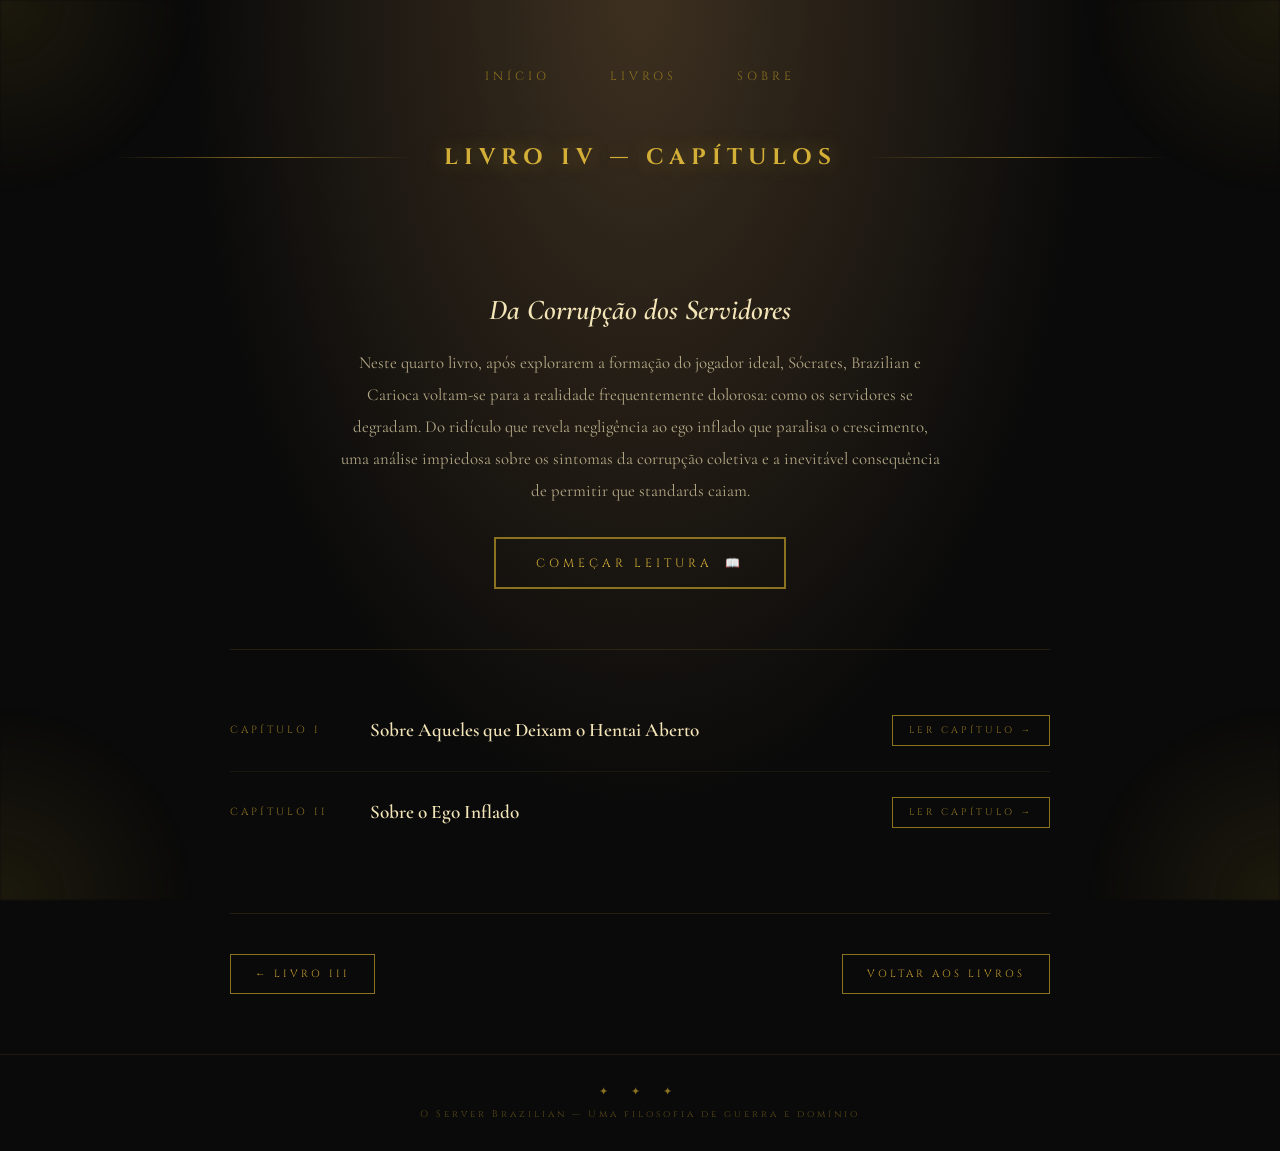
<file: Livros/livro4.html>
<!DOCTYPE html>
<html lang="pt-BR">
<head>
    <meta charset="UTF-8">
    <meta name="viewport" content="width=device-width, initial-scale=1.0">
    <title>Livro IV — O Server Brazilian</title>
    <link href="https://fonts.googleapis.com/css2?family=Cinzel:wght@400;600;700;900&family=Cormorant+Garamond:ital,wght@0,400;0,600;1,400&display=swap" rel="stylesheet">
    <link rel="stylesheet" href="../styles.css">
    <link rel="stylesheet" href="../sumario.css">
</head>
<body class="sumario-page">
    
    <!-- Ornate Border Frame -->
    <div class="ornate-frame">
        <div class="corner corner-tl"></div>
        <div class="corner corner-tr"></div>
        <div class="corner corner-bl"></div>
        <div class="corner corner-br"></div>
    </div>

    <!-- Header -->
    <header class="page-header">
        <nav class="main-nav">
            <a href="../index.html" class="nav-link">INÍCIO</a>
            <a href="../sumario-livros.html" class="nav-link">LIVROS</a>
            <a href="../sobre.html" class="nav-link">SOBRE</a>
        </nav>
        
        <div class="header-title">
            <div class="ornament-line"></div>
            <h1 class="page-title">LIVRO IV — CAPÍTULOS</h1>
            <div class="ornament-line"></div>
        </div>
    </header>

    <!-- Main Content -->
    <main class="sumario-container">
        
        <div class="book-intro">
            <h2 class="intro-title">Da Corrupção dos Servidores</h2>
            <p class="intro-text">
                Neste quarto livro, após explorarem a formação do jogador ideal, Sócrates, Brazilian e Carioca 
                voltam-se para a realidade frequentemente dolorosa: como os servidores se degradam. Do ridículo 
                que revela negligência ao ego inflado que paralisa o crescimento, uma análise impiedosa sobre 
                os sintomas da corrupção coletiva e a inevitável consequência de permitir que standards caiam.
            </p>
            <a href="../reader.html?livro=4&capitulo=1" class="read-book-btn">
                <span>COMEÇAR LEITURA</span>
                <span class="btn-icon">📖</span>
            </a>
        </div>

        <div class="chapter-list">
            
            <div class="chapter-item">
                <p class="chapter-number">CAPÍTULO I</p>
                <h3 class="chapter-title">Sobre Aqueles que Deixam o Hentai Aberto</h3>
                <a href="../reader.html?livro=4&capitulo=1" class="chapter-link-btn">LER CAPÍTULO →</a>
            </div>

            <div class="chapter-item">
                <p class="chapter-number">CAPÍTULO II</p>
                <h3 class="chapter-title">Sobre o Ego Inflado</h3>
                <a href="../reader.html?livro=4&capitulo=2" class="chapter-link-btn">LER CAPÍTULO →</a>
            </div>

        </div>

        <div class="book-navigation">
            <a href="livro3.html" class="nav-book-btn">
                <span>← LIVRO III</span>
            </a>
            <a href="../sumario-livros.html" class="nav-book-btn">
                <span>VOLTAR AOS LIVROS</span>
            </a>
        </div>

    </main>

    <!-- Footer -->
    <footer class="page-footer">
        <div class="footer-ornament">✦ ✦ ✦</div>
        <p class="footer-text">O Server Brazilian — Uma filosofia de guerra e domínio</p>
    </footer>

</body>
</html>
</file>
<file: styles.css>
/* ═══════════════════════════════════════════════════════════
   O SERVER BRAZILIAN — Estilos Ornamentais
   Inspirado em manuscritos iluminados e arte bélica dourada
   ═══════════════════════════════════════════════════════════ */

* {
    margin: 0;
    padding: 0;
    box-sizing: border-box;
}

:root {
    /* Paleta de cores dourada/preta */
    --gold-bright: #d4af37;
    --gold-medium: #c19a2e;
    --gold-dark: #8b7220;
    --gold-accent: #f4e5b8;
    --black-deep: #0a0a0a;
    --black-medium: #1a1612;
    --black-light: #2a2520;
    --sepia: #3d3020;
    --parchment: #f4ecd8;
    
    /* Sombras e brilhos */
    --glow-gold: 0 0 20px rgba(212, 175, 55, 0.4);
    --glow-gold-strong: 0 0 40px rgba(212, 175, 55, 0.6);
    --shadow-deep: 0 8px 32px rgba(0, 0, 0, 0.8);
}

body {
    font-family: 'Cormorant Garamond', Georgia, serif;
    background: var(--black-deep);
    color: var(--gold-accent);
    overflow-x: hidden;
    position: relative;
}

/* ═══════════════════════════════════════════════════════════
   ORNATE FRAME — Moldura decorativa
   ═══════════════════════════════════════════════════════════ */

.ornate-frame {
    position: fixed;
    inset: 0;
    pointer-events: none;
    z-index: 1000;
}

.corner {
    position: absolute;
    width: 200px;
    height: 200px;
    background-image: 
        linear-gradient(45deg, var(--gold-bright) 0%, transparent 50%),
        linear-gradient(-45deg, var(--gold-bright) 0%, transparent 50%);
    opacity: 0.15;
    filter: blur(1px);
}

.corner-tl {
    top: 0;
    left: 0;
    background: radial-gradient(circle at top left, var(--gold-dark) 0%, transparent 70%);
}

.corner-tr {
    top: 0;
    right: 0;
    background: radial-gradient(circle at top right, var(--gold-dark) 0%, transparent 70%);
}

.corner-bl {
    bottom: 0;
    left: 0;
    background: radial-gradient(circle at bottom left, var(--gold-dark) 0%, transparent 70%);
}

.corner-br {
    bottom: 0;
    right: 0;
    background: radial-gradient(circle at bottom right, var(--gold-dark) 0%, transparent 70%);
}

/* ═══════════════════════════════════════════════════════════
   INDEX PAGE — Página inicial
   ═══════════════════════════════════════════════════════════ */

.index-page {
    background: 
        radial-gradient(ellipse at center top, var(--sepia) 0%, var(--black-deep) 50%),
        var(--black-deep);
    min-height: 100vh;
}

.hero-container {
    min-height: 100vh;
    display: flex;
    flex-direction: column;
    justify-content: space-between;
    padding: 40px 20px;
    position: relative;
}

/* ═══════════════════════════════════════════════════════════
   NAVIGATION
   ═══════════════════════════════════════════════════════════ */

.main-nav {
    display: flex;
    justify-content: center;
    gap: 60px;
    padding: 20px 0;
    position: relative;
    z-index: 10;
}

.nav-link {
    font-family: 'Cinzel', serif;
    font-size: 0.75rem;
    letter-spacing: 4px;
    text-decoration: none;
    color: var(--gold-dark);
    transition: all 0.4s ease;
    position: relative;
    padding: 8px 0;
}

.nav-link::after {
    content: '';
    position: absolute;
    bottom: 0;
    left: 50%;
    transform: translateX(-50%);
    width: 0;
    height: 1px;
    background: var(--gold-bright);
    transition: width 0.4s ease;
    box-shadow: var(--glow-gold);
}

.nav-link:hover,
.nav-link.active {
    color: var(--gold-bright);
    text-shadow: var(--glow-gold);
}

.nav-link:hover::after,
.nav-link.active::after {
    width: 100%;
}

/* ═══════════════════════════════════════════════════════════
   HERO CONTENT
   ═══════════════════════════════════════════════════════════ */

.hero-content {
    flex: 1;
    display: flex;
    flex-direction: column;
    align-items: center;
    justify-content: center;
    max-width: 1000px;
    width: 100%;
    margin: 0 auto;
    padding: 40px 20px;
}

/* Flourishes ornamentais */
.flourish-top,
.flourish-bottom {
    width: 200px;
    margin: 20px 0;
    opacity: 0.6;
}

.flourish-svg {
    width: 100%;
    height: auto;
    color: var(--gold-medium);
    filter: drop-shadow(var(--glow-gold));
}

/* ═══════════════════════════════════════════════════════════
   TITLE
   ═══════════════════════════════════════════════════════════ */

.main-title {
    text-align: center;
    margin: 30px 0;
    display: flex;
    flex-direction: column;
    gap: 10px;
}

.title-article {
    font-family: 'Cinzel', serif;
    font-size: 2.5rem;
    font-weight: 400;
    color: var(--gold-medium);
    letter-spacing: 8px;
    text-shadow: var(--glow-gold);
}

.title-main {
    font-family: 'Cinzel', serif;
    font-size: 5rem;
    font-weight: 900;
    letter-spacing: 20px;
    color: var(--gold-bright);
    text-shadow: 
        0 0 30px rgba(212, 175, 55, 0.8),
        0 0 60px rgba(212, 175, 55, 0.4),
        2px 2px 4px rgba(0, 0, 0, 0.8);
    background: linear-gradient(180deg, var(--gold-accent) 0%, var(--gold-medium) 50%, var(--gold-dark) 100%);
    -webkit-background-clip: text;
    -webkit-text-fill-color: transparent;
    background-clip: text;
}

.title-subtitle {
    font-family: 'Cinzel', serif;
    font-size: 1.8rem;
    font-weight: 400;
    letter-spacing: 12px;
    color: var(--gold-medium);
    border-top: 1px solid var(--gold-dark);
    border-bottom: 1px solid var(--gold-dark);
    padding: 15px 0;
    margin-top: 10px;
}

/* ═══════════════════════════════════════════════════════════
   COVER IMAGE
   ═══════════════════════════════════════════════════════════ */

.cover-container {
    position: relative;
    margin: 50px 0;
    max-width: 450px;
    width: 100%;
}

.cover-glow {
    position: absolute;
    inset: -30px;
    background: radial-gradient(ellipse at center, rgba(212, 175, 55, 0.3) 0%, transparent 70%);
    filter: blur(40px);
    animation: pulse-glow 4s ease-in-out infinite;
}

@keyframes pulse-glow {
    0%, 100% { opacity: 0.5; transform: scale(1); }
    50% { opacity: 0.8; transform: scale(1.05); }
}

.cover-image {
    width: 100%;
    height: auto;
    display: block;
    border: 2px solid var(--gold-dark);
    box-shadow: 
        0 0 40px rgba(212, 175, 55, 0.4),
        inset 0 0 40px rgba(0, 0, 0, 0.5),
        var(--shadow-deep);
    position: relative;
    z-index: 2;
}

/* ═══════════════════════════════════════════════════════════
   TAGLINE
   ═══════════════════════════════════════════════════════════ */

.tagline {
    margin: 40px 0;
    text-align: center;
}

.tagline-text {
    font-family: 'Cormorant Garamond', serif;
    font-size: 1.3rem;
    font-style: italic;
    line-height: 1.8;
    color: var(--gold-accent);
    opacity: 0.85;
    letter-spacing: 1px;
}

/* ═══════════════════════════════════════════════════════════
   CTA BUTTON
   ═══════════════════════════════════════════════════════════ */

.cta-button {
    display: inline-flex;
    align-items: center;
    gap: 15px;
    padding: 18px 45px;
    margin-top: 30px;
    background: transparent;
    border: 2px solid var(--gold-dark);
    color: var(--gold-bright);
    font-family: 'Cinzel', serif;
    font-size: 0.8rem;
    letter-spacing: 4px;
    text-decoration: none;
    position: relative;
    overflow: hidden;
    transition: all 0.5s ease;
    box-shadow: inset 0 0 20px rgba(0, 0, 0, 0.8);
}

.cta-button::before {
    content: '';
    position: absolute;
    inset: 0;
    background: linear-gradient(90deg, transparent, rgba(212, 175, 55, 0.1), transparent);
    transform: translateX(-100%);
    transition: transform 0.6s ease;
}

.cta-button:hover {
    border-color: var(--gold-bright);
    box-shadow: 
        var(--glow-gold-strong),
        inset 0 0 20px rgba(212, 175, 55, 0.2);
    transform: translateY(-2px);
}

.cta-button:hover::before {
    transform: translateX(100%);
}

.button-text {
    position: relative;
    z-index: 2;
}

.button-ornament {
    font-size: 1.2rem;
    animation: rotate-ornament 4s linear infinite;
}

@keyframes rotate-ornament {
    from { transform: rotate(0deg); }
    to { transform: rotate(360deg); }
}

/* ═══════════════════════════════════════════════════════════
   FOOTER
   ═══════════════════════════════════════════════════════════ */

.hero-footer {
    text-align: center;
    padding: 30px 0;
}

.footer-ornament {
    font-size: 0.8rem;
    color: var(--gold-dark);
    margin-bottom: 10px;
    letter-spacing: 8px;
}

.footer-text {
    font-family: 'Cinzel', serif;
    font-size: 0.65rem;
    letter-spacing: 3px;
    color: var(--gold-dark);
    opacity: 0.7;
}

/* ═══════════════════════════════════════════════════════════
   RESPONSIVE
   ═══════════════════════════════════════════════════════════ */

@media (max-width: 768px) {
    .main-nav {
        gap: 30px;
    }
    
    .nav-link {
        font-size: 0.65rem;
        letter-spacing: 2px;
    }
    
    .title-article {
        font-size: 1.8rem;
        letter-spacing: 4px;
    }
    
    .title-main {
        font-size: 3rem;
        letter-spacing: 10px;
    }
    
    .title-subtitle {
        font-size: 1.2rem;
        letter-spacing: 6px;
    }
    
    .tagline-text {
        font-size: 1.1rem;
    }
    
    .cover-container {
        max-width: 320px;
    }
    
    .cta-button {
        padding: 15px 35px;
        font-size: 0.7rem;
    }
}
</file>
<file: reader.css>
/* ═══════════════════════════════════════════════════════════
   READER PAGE — Interface de leitura com virar de páginas
   ═══════════════════════════════════════════════════════════ */

.reader-page {
    background: var(--black-deep);
    overflow: hidden;
    height: 100vh;
}

/* ═══════════════════════════════════════════════════════════
   READER CONTAINER
   ═══════════════════════════════════════════════════════════ */

.reader-container {
    width: 100%;
    height: 100vh;
    display: flex;
    align-items: center;
    justify-content: center;
    position: relative;
    padding: 20px;
}

/* ═══════════════════════════════════════════════════════════
   PAGE TURN ZONES — Áreas clicáveis para virar páginas
   ═══════════════════════════════════════════════════════════ */

.page-turn-zone {
    position: absolute;
    top: 0;
    bottom: 0;
    width: 25%;
    cursor: pointer;
    z-index: 100;
    display: flex;
    align-items: center;
    padding: 40px;
    opacity: 0;
    transition: opacity 0.3s ease;
}

.page-turn-zone:hover {
    opacity: 1;
}

.left-zone {
    left: 0;
    justify-content: flex-start;
    background: linear-gradient(90deg, rgba(0, 0, 0, 0.8), transparent);
}

.right-zone {
    right: 0;
    justify-content: flex-end;
    background: linear-gradient(-90deg, rgba(0, 0, 0, 0.8), transparent);
}

.turn-hint {
    display: flex;
    align-items: center;
    gap: 10px;
    font-family: 'Cinzel', serif;
    font-size: 0.75rem;
    letter-spacing: 3px;
    color: var(--gold-bright);
}

.turn-arrow {
    font-size: 1.5rem;
    animation: bounce-horizontal 1.5s ease-in-out infinite;
}

.left-zone .turn-arrow {
    animation-name: bounce-left;
}

.right-zone .turn-arrow {
    animation-name: bounce-right;
}

@keyframes bounce-left {
    0%, 100% { transform: translateX(0); }
    50% { transform: translateX(-10px); }
}

@keyframes bounce-right {
    0%, 100% { transform: translateX(0); }
    50% { transform: translateX(10px); }
}

/* ═══════════════════════════════════════════════════════════
   BOOK WRAPPER — Container do livro aberto
   ═══════════════════════════════════════════════════════════ */

.book-wrapper {
    display: flex;
    max-width: 1400px;
    width: 100%;
    height: 85vh;
    max-height: 900px;
    box-shadow: 
        0 20px 80px rgba(0, 0, 0, 0.9),
        0 0 60px rgba(212, 175, 55, 0.2);
    position: relative;
    z-index: 10;
}

/* ═══════════════════════════════════════════════════════════
   BOOK PAGES — Páginas do livro
   ═══════════════════════════════════════════════════════════ */

.book-page {
    flex: 1;
    background: 
        linear-gradient(135deg, #f8f4e8 0%, #f4ecd8 100%);
    padding: 80px 60px 100px;
    position: relative;
    overflow: hidden;
    
    /* Textura de papel */
    background-image: 
        repeating-linear-gradient(
            0deg,
            transparent,
            transparent 2px,
            rgba(139, 114, 32, 0.02) 2px,
            rgba(139, 114, 32, 0.02) 4px
        );
}

.left-page {
    border-right: 1px solid rgba(139, 114, 32, 0.2);
    box-shadow: inset -30px 0 40px -20px rgba(0, 0, 0, 0.15);
}

.right-page {
    border-left: 1px solid rgba(139, 114, 32, 0.2);
    box-shadow: inset 30px 0 40px -20px rgba(0, 0, 0, 0.15);
}

/* ═══════════════════════════════════════════════════════════
   BOOK SPINE — Lombo central do livro
   ═══════════════════════════════════════════════════════════ */

.book-spine {
    width: 20px;
    background: linear-gradient(180deg, #2a2520 0%, #1a1612 50%, #2a2520 100%);
    box-shadow: 
        inset 0 0 20px rgba(0, 0, 0, 0.8),
        0 0 30px rgba(0, 0, 0, 0.6);
    position: relative;
    z-index: 20;
}

/* ═══════════════════════════════════════════════════════════
   PAGE CONTENT — Conteúdo das páginas
   ═══════════════════════════════════════════════════════════ */

.page-content {
    font-family: 'Cormorant Garamond', Georgia, serif;
    font-size: 1.15rem;
    line-height: 1.9;
    color: #807872;
    text-align: left;
    max-width: 90%;
    margin: 0 auto;
}

.page-content h1 {
    font-family: 'Cinzel', serif;
    font-size: 2rem;
    font-weight: 700;
    color: #8b7220;
    text-align: center;
    margin-bottom: 40px;
    letter-spacing: 4px;
    text-transform: uppercase;
}

.page-content h2 {
    font-family: 'Cinzel', serif;
    font-size: 1.5rem;
    font-weight: 600;
    color: #8b7220;
    margin: 40px 0 20px;
    letter-spacing: 2px;
}

.page-content p {
    margin-bottom: 1.2em;
    text-indent: 0;
    text-align: left;
}

/* Capitular */
.page-content p.drop-cap::first-letter {
    float: left;
    font-family: 'Cinzel', serif;
    font-size: 4.5rem;
    line-height: 0.9;
    padding-right: 12px;
    padding-top: 8px;
    font-weight: 700;
    color: #8b7220;
}

/* Citações */
.page-content blockquote {
    margin: 30px auto;
    padding: 20px 30px;
    border-left: 3px solid #8b7220;
    border-right: 3px solid #8b7220;
    background: rgba(139, 114, 32, 0.05);
    font-style: italic;
    text-align: center;
    max-width: 85%;
}

/* Listas */
.page-content ul {
    list-style: none;
    padding-left: 2em;
    margin: 1.5em 0;
}

.page-content ul li {
    margin: 0.5em 0;
    text-indent: 0;
}

.page-content ul li::before {
    content: "✦ ";
    color: #8b7220;
    font-weight: bold;
    margin-right: 8px;
}

/* ═══════════════════════════════════════════════════════════
   PAGE NUMBERS — Numeração de páginas
   ═══════════════════════════════════════════════════════════ */

.page-number {
    position: absolute;
    bottom: 40px;
    font-family: 'Cinzel', serif;
    font-size: 0.9rem;
    color: #8b7220;
    opacity: 0.7;
}

.page-number.left {
    left: 60px;
}

.page-number.right {
    right: 60px;
}

/* ═══════════════════════════════════════════════════════════
   READER CONTROLS — Controles superiores
   ═══════════════════════════════════════════════════════════ */

.reader-controls {
    position: absolute;
    top: 20px;
    left: 50%;
    transform: translateX(-50%);
    display: flex;
    align-items: center;
    gap: 30px;
    background: rgba(10, 10, 10, 0.9);
    border: 1px solid var(--gold-dark);
    padding: 15px 30px;
    border-radius: 4px;
    backdrop-filter: blur(10px);
    box-shadow: var(--glow-gold);
    z-index: 200;
}

.control-btn {
    background: transparent;
    border: 1px solid var(--gold-dark);
    color: var(--gold-medium);
    font-family: 'Cinzel', serif;
    width: 40px;
    height: 40px;
    display: flex;
    align-items: center;
    justify-content: center;
    cursor: pointer;
    transition: all 0.3s ease;
}

.control-btn:hover {
    border-color: var(--gold-bright);
    color: var(--gold-bright);
    box-shadow: var(--glow-gold);
}

.btn-icon {
    font-size: 1.2rem;
}

.progress-info {
    font-family: 'Cinzel', serif;
    font-size: 0.75rem;
    letter-spacing: 2px;
    color: var(--gold-accent);
    min-width: 300px;
    text-align: center;
}

/* ═══════════════════════════════════════════════════════════
   READER NAVIGATION — Navegação inferior
   ═══════════════════════════════════════════════════════════ */

.reader-nav {
    position: absolute;
    bottom: 20px;
    left: 50%;
    transform: translateX(-50%);
    display: flex;
    align-items: center;
    gap: 40px;
    background: rgba(10, 10, 10, 0.9);
    border: 1px solid var(--gold-dark);
    padding: 15px 30px;
    border-radius: 4px;
    backdrop-filter: blur(10px);
    box-shadow: var(--glow-gold);
    z-index: 200;
}

.nav-btn {
    display: flex;
    align-items: center;
    gap: 10px;
    background: transparent;
    border: 1px solid var(--gold-dark);
    color: var(--gold-medium);
    font-family: 'Cinzel', serif;
    font-size: 0.7rem;
    letter-spacing: 2px;
    padding: 10px 20px;
    cursor: pointer;
    transition: all 0.3s ease;
}

.nav-btn:hover:not(:disabled) {
    border-color: var(--gold-bright);
    color: var(--gold-bright);
    box-shadow: var(--glow-gold);
}

.nav-btn:disabled {
    opacity: 0.3;
    cursor: not-allowed;
}

.nav-arrow {
    font-size: 1.2rem;
}

.page-indicator {
    font-family: 'Cinzel', serif;
    font-size: 1rem;
    color: var(--gold-accent);
    letter-spacing: 2px;
    min-width: 80px;
    text-align: center;
}

/* ═══════════════════════════════════════════════════════════
   MENU OVERLAY
   ═══════════════════════════════════════════════════════════ */

.menu-overlay {
    position: fixed;
    inset: 0;
    background: rgba(0, 0, 0, 0.9);
    backdrop-filter: blur(10px);
    z-index: 1000;
    display: none;
    align-items: center;
    justify-content: center;
    padding: 20px;
}

.menu-overlay.active {
    display: flex;
}

.menu-panel {
    background: linear-gradient(135deg, var(--black-medium) 0%, var(--black-deep) 100%);
    border: 2px solid var(--gold-dark);
    box-shadow: var(--glow-gold-strong);
    max-width: 600px;
    width: 100%;
    max-height: 80vh;
    overflow: hidden;
    display: flex;
    flex-direction: column;
}

.menu-header {
    display: flex;
    justify-content: space-between;
    align-items: center;
    padding: 25px 30px;
    border-bottom: 1px solid var(--gold-dark);
}

.menu-title {
    font-family: 'Cinzel', serif;
    font-size: 1.2rem;
    letter-spacing: 4px;
    color: var(--gold-bright);
}

.menu-close {
    background: transparent;
    border: 1px solid var(--gold-dark);
    color: var(--gold-medium);
    width: 35px;
    height: 35px;
    display: flex;
    align-items: center;
    justify-content: center;
    cursor: pointer;
    font-size: 1.2rem;
    transition: all 0.3s ease;
}

.menu-close:hover {
    border-color: var(--gold-bright);
    color: var(--gold-bright);
}

.menu-content {
    padding: 20px 30px;
    overflow-y: auto;
}

.menu-chapter {
    padding: 15px;
    margin: 10px 0;
    background: rgba(212, 175, 55, 0.05);
    border-left: 3px solid var(--gold-dark);
    cursor: pointer;
    transition: all 0.3s ease;
}

.menu-chapter:hover {
    background: rgba(212, 175, 55, 0.1);
    border-left-color: var(--gold-bright);
}

.menu-chapter.active {
    border-left-color: var(--gold-bright);
    background: rgba(212, 175, 55, 0.15);
}

.menu-chapter-number {
    font-family: 'Cinzel', serif;
    font-size: 0.7rem;
    letter-spacing: 2px;
    color: var(--gold-dark);
    margin-bottom: 5px;
}

.menu-chapter-title {
    font-family: 'Cormorant Garamond', serif;
    font-size: 1.1rem;
    color: var(--gold-accent);
}

/* ═══════════════════════════════════════════════════════════
   RESPONSIVE
   ═══════════════════════════════════════════════════════════ */

@media (max-width: 1024px) {
    .book-wrapper {
        flex-direction: column;
        height: auto;
        max-height: none;
    }
    
    .book-page {
        padding: 60px 40px 80px;
        height: 70vh;
    }
    
    .book-spine {
        width: 100%;
        height: 15px;
    }
    
    .left-page {
        border-right: none;
        border-bottom: 1px solid rgba(139, 114, 32, 0.2);
        box-shadow: inset 0 -30px 40px -20px rgba(0, 0, 0, 0.15);
    }
    
    .right-page {
        border-left: none;
        border-top: 1px solid rgba(139, 114, 32, 0.2);
        box-shadow: inset 0 30px 40px -20px rgba(0, 0, 0, 0.15);
    }
    
    .page-turn-zone {
        display: none;
    }
    
    .progress-info {
        min-width: 200px;
        font-size: 0.65rem;
    }
}

@media (max-width: 768px) {
    .book-page {
        padding: 40px 25px 60px;
    }
    
    .page-content {
        font-size: 1rem;
    }
    
    .page-content h1 {
        font-size: 1.5rem;
    }
    
    .reader-controls {
        padding: 12px 20px;
        gap: 15px;
    }
    
    .progress-info {
        display: none;
    }
    
    .reader-nav {
        gap: 20px;
        padding: 12px 20px;
    }
    
    .nav-label {
        display: none;
    }
}
</file>
<file: sumario.css>
/* ═══════════════════════════════════════════════════════════
   SUMÁRIO / LIVROS — Estilos das páginas de índice e capítulos
   ═══════════════════════════════════════════════════════════ */

/* ═══════════════════════════════════════════════════════════
   SUMARIO PAGE
   ═══════════════════════════════════════════════════════════ */

.sumario-page {
    background:
        radial-gradient(ellipse at center top, var(--sepia) 0%, var(--black-deep) 50%),
        var(--black-deep);
    min-height: 100vh;
    display: flex;
    flex-direction: column;
}

/* ═══════════════════════════════════════════════════════════
   PAGE HEADER
   ═══════════════════════════════════════════════════════════ */

.page-header {
    padding: 40px 20px 20px;
    position: relative;
    z-index: 10;
}

.header-title {
    display: flex;
    align-items: center;
    justify-content: center;
    gap: 30px;
    margin-top: 30px;
    padding: 0 40px;
}

.ornament-line {
    flex: 1;
    height: 1px;
    background: linear-gradient(90deg, transparent, var(--gold-dark), transparent);
    max-width: 300px;
}

.page-title {
    font-family: 'Cinzel', serif;
    font-size: 1.4rem;
    font-weight: 700;
    letter-spacing: 6px;
    color: var(--gold-bright);
    text-shadow: var(--glow-gold);
    white-space: nowrap;
}

/* ═══════════════════════════════════════════════════════════
   SUMÁRIO CONTAINER
   ═══════════════════════════════════════════════════════════ */

.sumario-container {
    flex: 1;
    max-width: 900px;
    width: 100%;
    margin: 0 auto;
    padding: 60px 40px;
}

/* ═══════════════════════════════════════════════════════════
   BOOK ENTRY — Cada livro na lista de sumário
   ═══════════════════════════════════════════════════════════ */

.book-entry {
    display: flex;
    gap: 40px;
    align-items: flex-start;
    padding: 50px 0;
    border-bottom: 1px solid rgba(139, 114, 32, 0.2);
    position: relative;
}

.book-entry:last-child {
    border-bottom: none;
}

/* Número romano lateral */
.book-number {
    flex-shrink: 0;
    width: 80px;
    display: flex;
    align-items: center;
    justify-content: center;
}

.number-roman {
    font-family: 'Cinzel', serif;
    font-size: 3.5rem;
    font-weight: 900;
    color: var(--gold-dark);
    opacity: 0.4;
    line-height: 1;
    transition: all 0.4s ease;
}

.book-entry:hover .number-roman {
    opacity: 0.8;
    color: var(--gold-bright);
    text-shadow: var(--glow-gold);
}

/* Conteúdo do livro */
.book-content {
    flex: 1;
}

.book-title {
    font-family: 'Cinzel', serif;
    font-size: 0.75rem;
    letter-spacing: 5px;
    color: var(--gold-dark);
    margin-bottom: 8px;
    text-transform: uppercase;
}

.book-subtitle {
    font-family: 'Cormorant Garamond', serif;
    font-size: 1.6rem;
    font-weight: 600;
    color: var(--gold-accent);
    margin-bottom: 20px;
    line-height: 1.3;
}

.book-description {
    font-family: 'Cormorant Garamond', serif;
    font-size: 1.05rem;
    line-height: 1.8;
    color: rgba(244, 229, 184, 0.7);
    margin-bottom: 30px;
    font-style: italic;
}

.book-link {
    display: inline-flex;
    align-items: center;
    gap: 12px;
    font-family: 'Cinzel', serif;
    font-size: 0.65rem;
    letter-spacing: 4px;
    color: var(--gold-medium);
    text-decoration: none;
    border-bottom: 1px solid var(--gold-dark);
    padding-bottom: 4px;
    transition: all 0.3s ease;
}

.book-link:hover {
    color: var(--gold-bright);
    border-bottom-color: var(--gold-bright);
    text-shadow: var(--glow-gold);
}

.link-arrow {
    transition: transform 0.3s ease;
}

.book-link:hover .link-arrow {
    transform: translateX(6px);
}

/* ═══════════════════════════════════════════════════════════
   BOOK INTRO — Introdução na página de capítulos
   ═══════════════════════════════════════════════════════════ */

.book-intro {
    text-align: center;
    padding: 40px 0 60px;
    border-bottom: 1px solid rgba(139, 114, 32, 0.2);
    margin-bottom: 40px;
}

.intro-title {
    font-family: 'Cormorant Garamond', serif;
    font-size: 1.8rem;
    font-weight: 600;
    color: var(--gold-accent);
    margin-bottom: 20px;
    font-style: italic;
}

.intro-text {
    font-family: 'Cormorant Garamond', serif;
    font-size: 1.05rem;
    line-height: 1.9;
    color: rgba(244, 229, 184, 0.7);
    max-width: 600px;
    margin: 0 auto 30px;
}

.read-book-btn {
    display: inline-flex;
    align-items: center;
    gap: 12px;
    padding: 16px 40px;
    background: transparent;
    border: 2px solid var(--gold-dark);
    color: var(--gold-bright);
    font-family: 'Cinzel', serif;
    font-size: 0.75rem;
    letter-spacing: 4px;
    text-decoration: none;
    transition: all 0.4s ease;
    position: relative;
    overflow: hidden;
}

.read-book-btn::before {
    content: '';
    position: absolute;
    inset: 0;
    background: linear-gradient(90deg, transparent, rgba(212, 175, 55, 0.1), transparent);
    transform: translateX(-100%);
    transition: transform 0.5s ease;
}

.read-book-btn:hover {
    border-color: var(--gold-bright);
    box-shadow: var(--glow-gold-strong);
    transform: translateY(-2px);
}

.read-book-btn:hover::before {
    transform: translateX(100%);
}

/* ═══════════════════════════════════════════════════════════
   CHAPTER LIST — Lista de capítulos
   ═══════════════════════════════════════════════════════════ */

.chapter-list {
    display: flex;
    flex-direction: column;
    gap: 0;
}

.chapter-item {
    display: flex;
    align-items: center;
    justify-content: space-between;
    padding: 25px 0;
    border-bottom: 1px solid rgba(139, 114, 32, 0.12);
    gap: 20px;
    transition: all 0.3s ease;
}

.chapter-item:last-child {
    border-bottom: none;
}

.chapter-item:hover {
    padding-left: 10px;
}

.chapter-number {
    font-family: 'Cinzel', serif;
    font-size: 0.65rem;
    letter-spacing: 3px;
    color: var(--gold-dark);
    flex-shrink: 0;
    min-width: 120px;
}

.chapter-title {
    font-family: 'Cormorant Garamond', serif;
    font-size: 1.2rem;
    font-weight: 600;
    color: var(--gold-accent);
    flex: 1;
}

.chapter-link-btn {
    font-family: 'Cinzel', serif;
    font-size: 0.6rem;
    letter-spacing: 3px;
    color: var(--gold-dark);
    text-decoration: none;
    border: 1px solid var(--gold-dark);
    padding: 8px 16px;
    transition: all 0.3s ease;
    white-space: nowrap;
    flex-shrink: 0;
}

.chapter-link-btn:hover {
    color: var(--gold-bright);
    border-color: var(--gold-bright);
    box-shadow: var(--glow-gold);
}

/* ═══════════════════════════════════════════════════════════
   BOOK NAVIGATION — Navegação entre livros
   ═══════════════════════════════════════════════════════════ */

.book-navigation {
    display: flex;
    justify-content: space-between;
    align-items: center;
    margin-top: 60px;
    padding-top: 40px;
    border-top: 1px solid rgba(139, 114, 32, 0.2);
    gap: 20px;
}

.nav-book-btn {
    font-family: 'Cinzel', serif;
    font-size: 0.65rem;
    letter-spacing: 3px;
    color: var(--gold-medium);
    text-decoration: none;
    border: 1px solid var(--gold-dark);
    padding: 12px 24px;
    transition: all 0.3s ease;
}

.nav-book-btn:hover {
    color: var(--gold-bright);
    border-color: var(--gold-bright);
    box-shadow: var(--glow-gold);
}

/* ═══════════════════════════════════════════════════════════
   PAGE FOOTER
   ═══════════════════════════════════════════════════════════ */

.page-footer {
    text-align: center;
    padding: 30px 20px;
    border-top: 1px solid rgba(139, 114, 32, 0.15);
}

.footer-ornament {
    font-size: 0.7rem;
    color: var(--gold-dark);
    margin-bottom: 10px;
    letter-spacing: 10px;
}

.footer-text {
    font-family: 'Cinzel', serif;
    font-size: 0.6rem;
    letter-spacing: 3px;
    color: var(--gold-dark);
    opacity: 0.6;
}

/* ═══════════════════════════════════════════════════════════
   RESPONSIVE
   ═══════════════════════════════════════════════════════════ */

@media (max-width: 768px) {
    .sumario-container {
        padding: 40px 20px;
    }

    .book-entry {
        flex-direction: column;
        gap: 20px;
        padding: 40px 0;
    }

    .book-number {
        width: auto;
        justify-content: flex-start;
    }

    .number-roman {
        font-size: 2.5rem;
    }

    .book-subtitle {
        font-size: 1.3rem;
    }

    .header-title {
        gap: 15px;
        padding: 0 20px;
    }

    .page-title {
        font-size: 1rem;
        letter-spacing: 3px;
    }

    .chapter-item {
        flex-wrap: wrap;
        gap: 10px;
    }

    .chapter-number {
        min-width: auto;
        width: 100%;
    }

    .book-navigation {
        flex-direction: column;
        align-items: stretch;
        text-align: center;
    }

    .nav-book-btn {
        text-align: center;
    }
}
</file>
